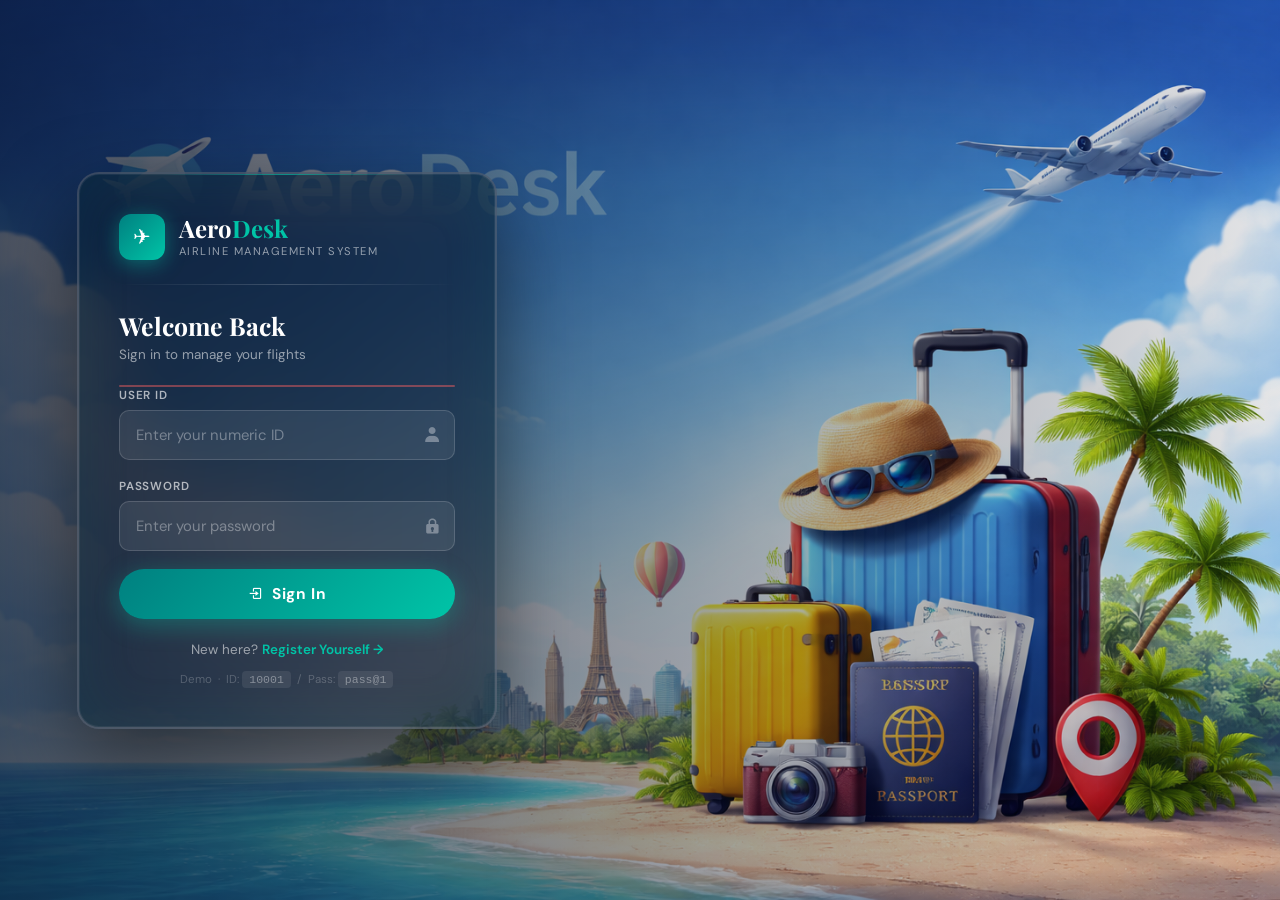
<file: index.html>
<!DOCTYPE html>
<html lang="en">
<head>
  <meta charset="UTF-8"/>
  <meta name="viewport" content="width=device-width, initial-scale=1.0"/>
  <title>AeroDesk – Login</title>
  <link href="https://unpkg.com/boxicons@2.1.4/css/boxicons.min.css" rel="stylesheet"/>
  <!-- US002: External CSS -->
  <link rel="stylesheet" href="style.css"/>
</head>
<body>

  <!-- Full background image layer -->
  <div class="bg-image"></div>
  <!-- Dark gradient overlay -->
  <div class="bg-overlay"></div>

  <!-- Animated floating planes -->
  <div class="particles" aria-hidden="true">
    <span class="p p1">✈</span>
    <span class="p p2">✈</span>
    <span class="p p3">✈</span>
  </div>

  <div class="page-center">
    <div class="login-box fade-up">

      <!-- Brand header -->
      <div class="brand-header">
        <div class="brand-icon-wrap">✈</div>
        <div>
          <h1 class="brand-name">Aero<span>Desk</span></h1>
          <p class="brand-tagline">Airline Management System</p>
        </div>
      </div>

      <div class="form-sep"></div>

      <h2 class="welcome-heading">Welcome Back</h2>
      <p class="welcome-sub">Sign in to manage your flights</p>

      <!-- US003: Error div ABOVE UserID -->
      <div id="errorMsg" class="error-banner"></div>

      <form id="loginForm" novalidate>

        <div class="field-group">
          <label for="userId">User ID</label>
          <div class="input-icon-wrap">
            <input type="text" id="userId" placeholder="Enter your numeric ID" maxlength="5" autocomplete="off"/>
            <!-- US002: bxs-user icon -->
            <i class='bx bxs-user'></i>
          </div>
        </div>

        <div class="field-group">
          <label for="password">Password</label>
          <div class="input-icon-wrap">
            <input type="password" id="password" placeholder="Enter your password" maxlength="30"/>
            <!-- US002: bxs-lock icon -->
            <i class='bx bxs-lock'></i>
          </div>
        </div>

        <!-- US002: hover=black, border-radius=70px -->
        <button type="submit" class="btn-login">
          <i class='bx bx-log-in'></i> Sign In
        </button>

      </form>

      <div class="form-footer">
        New here? <a href="register.html">Register Yourself →</a>
      </div>

      <div class="demo-hint">
        Demo &nbsp;·&nbsp; ID: <code>10001</code> &nbsp;/&nbsp; Pass: <code>pass@1</code>
      </div>

    </div>
  </div>

  <!-- US003: INTERNAL JavaScript -->
  <script>
    const STATIC_USERS = [
      { userId: "10001", password: "pass@1" },
      { userId: "10002", password: "pass@2" },
      { userId: "10003", password: "pass@3" }
    ];

    const form     = document.getElementById("loginForm");
    const uidInput = document.getElementById("userId");
    const pwdInput = document.getElementById("password");
    const errEl    = document.getElementById("errorMsg");

    function showError(msg) {
      errEl.textContent = msg;
      errEl.classList.add("show");
      errEl.classList.add("shake");
      setTimeout(() => errEl.classList.remove("shake"), 500);
    }

    function clearError() {
      errEl.textContent = "";
      errEl.classList.remove("show");
    }

    form.addEventListener("submit", function(e) {
      e.preventDefault();
      clearError();

      const uid = uidInput.value.trim();
      const pwd = pwdInput.value.trim();

      if (!uid && !pwd)                          { showError("Both ID/password not valid"); return; }
      if (!uid)                                  { showError("ID not valid"); return; }
      if (!pwd)                                  { showError("Password not valid"); return; }
      if (!/^\d+$/.test(uid) || uid.length > 5) { showError("ID not valid"); return; }
      if (pwd.length < 6 || pwd.length > 30)    { showError("Password not valid"); return; }

      const idMatch   = STATIC_USERS.find(u => u.userId === uid);
      const fullMatch = STATIC_USERS.find(u => u.userId === uid && u.password === pwd);

      if (!idMatch)        { showError("ID not valid"); }
      else if (!fullMatch) { showError("Password not valid"); }
      else {
        sessionStorage.setItem("loggedInUser", uid);
        sessionStorage.setItem("passengerName", "Passenger_" + uid);
        window.location.href = "home.html";
      }
    });
  </script>

</body>
</html>
</file>
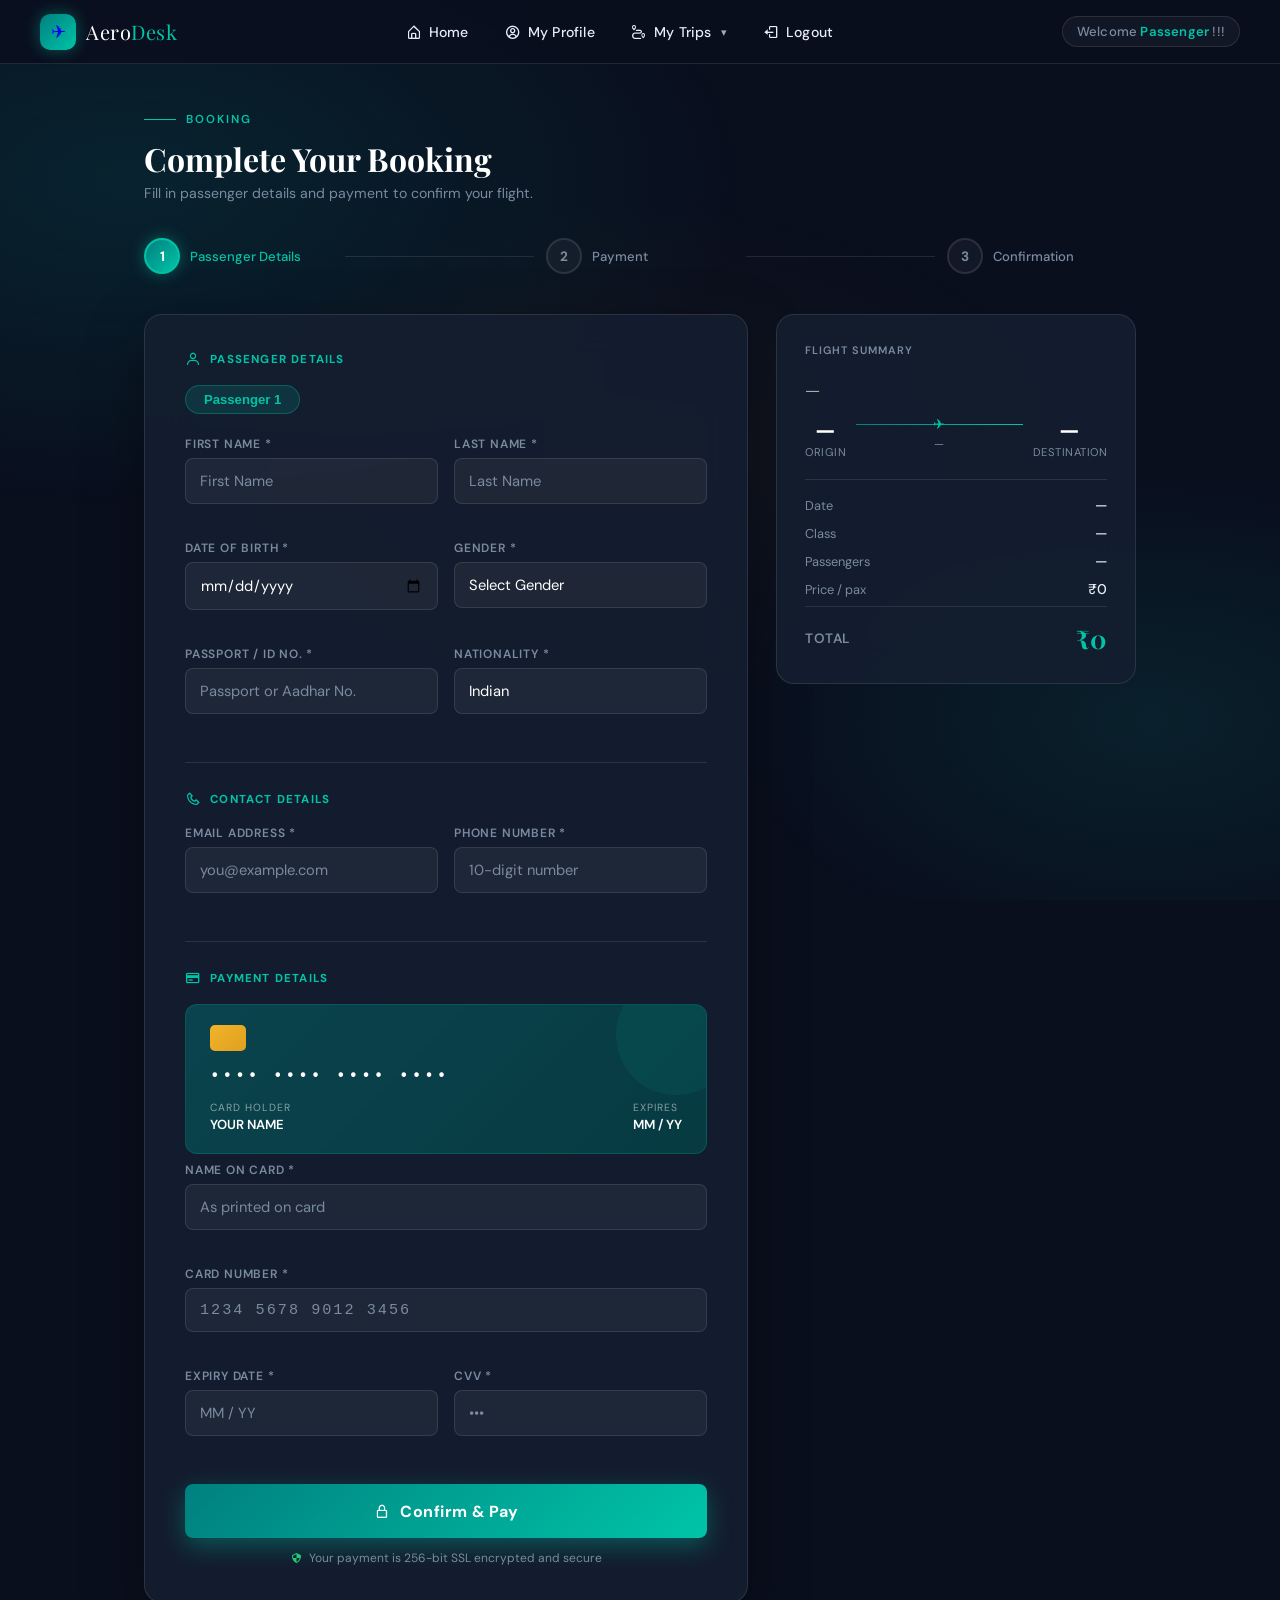
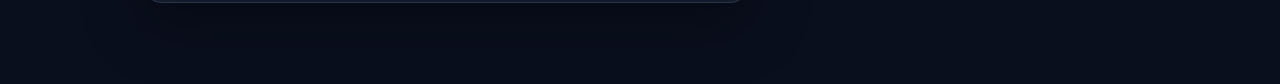
<file: booking.html>
<!DOCTYPE html>
<html lang="en">
<head>
  <meta charset="UTF-8"/>
  <meta name="viewport" content="width=device-width, initial-scale=1.0"/>
  <title>AeroDesk – Book Flight</title>
  <link href="https://unpkg.com/boxicons@2.1.4/css/boxicons.min.css" rel="stylesheet"/>
  <link rel="stylesheet" href="shared.css"/>
  <style>
    .page-wrap {
      max-width: 1040px;
      margin: 0 auto;
      padding: 48px 24px 80px;
      position: relative; z-index: 1;
    }

    .page-eyebrow {
      font-size: 0.72rem;
      font-weight: 600;
      color: var(--teal-bright);
      text-transform: uppercase;
      letter-spacing: 2px;
      margin-bottom: 10px;
      display: flex; align-items: center; gap: 10px;
    }
    .page-eyebrow::before {
      content:''; display:inline-block;
      width:32px; height:1px; background:var(--teal-bright);
    }

    .page-title {
      font-family: 'Playfair Display', serif;
      font-size: 2rem;
      color: var(--white);
      margin-bottom: 4px;
    }

    .page-sub {
      font-size: 0.88rem;
      color: var(--muted);
      margin-bottom: 36px;
    }

    /* Steps indicator */
    .steps {
      display: flex;
      align-items: center;
      gap: 0;
      margin-bottom: 40px;
    }

    .step {
      display: flex;
      align-items: center;
      gap: 10px;
      flex: 1;
    }

    .step-circle {
      width: 36px; height: 36px;
      border-radius: 50%;
      display: flex; align-items: center; justify-content: center;
      font-size: 0.85rem;
      font-weight: 700;
      border: 2px solid var(--glass-border);
      color: var(--muted);
      background: var(--glass-bg);
      flex-shrink: 0;
      transition: all 0.3s;
    }

    .step.active .step-circle {
      background: linear-gradient(135deg, var(--teal), var(--teal-bright));
      border-color: var(--teal-bright);
      color: white;
      box-shadow: 0 0 16px rgba(0,196,167,0.4);
    }

    .step.done .step-circle {
      background: rgba(34,201,122,0.2);
      border-color: var(--success);
      color: var(--success);
    }

    .step-label { font-size: 0.82rem; color: var(--muted); font-weight: 500; }
    .step.active .step-label { color: var(--teal-bright); }
    .step.done .step-label   { color: var(--success); }

    .step-line {
      flex: 1;
      height: 1px;
      background: var(--glass-border);
      margin: 0 12px;
    }

    /* Main layout */
    .booking-layout {
      display: grid;
      grid-template-columns: 1fr 360px;
      gap: 28px;
      align-items: flex-start;
    }

    @media (max-width: 768px) {
      .booking-layout { grid-template-columns: 1fr; }
    }

    /* Flight summary card (right) */
    .summary-card {
      background: rgba(21,30,48,0.9);
      border: 1px solid var(--glass-border);
      border-radius: var(--radius-lg);
      padding: 28px;
      backdrop-filter: blur(20px);
      position: sticky;
      top: 84px;
    }

    .summary-label {
      font-size: 0.68rem;
      font-weight: 600;
      text-transform: uppercase;
      letter-spacing: 1px;
      color: var(--muted);
      margin-bottom: 20px;
    }

    .summary-flight-name {
      font-family: 'Playfair Display', serif;
      font-size: 1.1rem;
      color: var(--white);
      margin-bottom: 16px;
    }

    .summary-route {
      display: flex;
      align-items: center;
      gap: 10px;
      margin-bottom: 20px;
    }

    .summary-city {
      text-align: center;
    }

    .summary-city-name {
      font-size: 1.4rem;
      font-weight: 700;
      color: var(--white);
    }

    .summary-city-label {
      font-size: 0.7rem;
      color: var(--muted);
      text-transform: uppercase;
      letter-spacing: 0.5px;
    }

    .route-divider {
      flex: 1;
      display: flex;
      flex-direction: column;
      align-items: center;
      gap: 4px;
    }

    .route-line {
      width: 100%;
      height: 1px;
      background: linear-gradient(to right, var(--teal), var(--teal-bright));
      position: relative;
    }

    .route-line::after {
      content: '✈';
      position: absolute;
      top: -9px;
      left: 50%;
      transform: translateX(-50%);
      font-size: 0.9rem;
      color: var(--teal-bright);
    }

    .route-time {
      font-size: 0.72rem;
      color: var(--muted);
      margin-top: 8px;
    }

    .summary-details {
      border-top: 1px solid var(--glass-border);
      padding-top: 16px;
      display: flex;
      flex-direction: column;
      gap: 10px;
    }

    .summary-row {
      display: flex;
      justify-content: space-between;
      align-items: center;
    }

    .summary-row-label { font-size: 0.8rem; color: var(--muted); }
    .summary-row-value { font-size: 0.88rem; color: var(--off-white); font-weight: 500; }

    .summary-total {
      border-top: 1px solid var(--glass-border);
      margin-top: 8px;
      padding-top: 14px;
      display: flex;
      justify-content: space-between;
      align-items: center;
    }

    .summary-total-label {
      font-size: 0.85rem;
      color: var(--muted);
      font-weight: 600;
      text-transform: uppercase;
      letter-spacing: 0.5px;
    }

    .summary-total-price {
      font-family: 'Playfair Display', serif;
      font-size: 1.6rem;
      color: var(--teal-bright);
      font-weight: 700;
    }

    /* Booking form card (left) */
    .form-card {
      background: rgba(21,30,48,0.9);
      border: 1px solid var(--glass-border);
      border-radius: var(--radius-lg);
      padding: 36px 40px;
      backdrop-filter: blur(20px);
      box-shadow: 0 20px 60px rgba(0,0,0,0.35);
    }

    .section-heading {
      font-size: 0.72rem;
      font-weight: 700;
      text-transform: uppercase;
      letter-spacing: 1.2px;
      color: var(--teal-bright);
      margin-bottom: 18px;
      display: flex;
      align-items: center;
      gap: 8px;
    }

    .section-heading i { font-size: 1rem; }

    .form-divider {
      border: none;
      border-top: 1px solid var(--glass-border);
      margin: 28px 0;
    }

    .form-grid-2 {
      display: grid;
      grid-template-columns: 1fr 1fr;
      gap: 16px;
    }

    .form-grid-3 {
      display: grid;
      grid-template-columns: 1fr 1fr 1fr;
      gap: 16px;
    }

    .full { grid-column: 1 / -1; }

    /* Passenger tabs (for multiple travellers) */
    .pax-tabs {
      display: flex;
      gap: 8px;
      margin-bottom: 22px;
      flex-wrap: wrap;
    }

    .pax-tab {
      padding: 6px 18px;
      border-radius: 30px;
      font-size: 0.82rem;
      font-weight: 600;
      border: 1px solid var(--glass-border);
      background: var(--glass-bg);
      color: var(--muted);
      cursor: pointer;
      transition: all 0.2s;
    }

    .pax-tab.active {
      background: var(--teal-glow);
      border-color: rgba(0,196,167,0.3);
      color: var(--teal-bright);
    }

    .pax-form { display: none; }
    .pax-form.active { display: block; }

    /* Payment section */
    .payment-grid {
      display: grid;
      grid-template-columns: 1fr 1fr;
      gap: 16px;
    }

    .card-preview {
      grid-column: 1 / -1;
      background: linear-gradient(135deg, rgba(0,128,128,0.4), rgba(0,80,80,0.6));
      border: 1px solid rgba(0,196,167,0.2);
      border-radius: var(--radius-md);
      padding: 20px 24px;
      margin-bottom: 8px;
      position: relative;
      overflow: hidden;
    }

    .card-preview::before {
      content: '';
      position: absolute;
      top: -30px; right: -30px;
      width: 120px; height: 120px;
      border-radius: 50%;
      background: rgba(0,196,167,0.08);
    }

    .card-chip {
      width: 36px; height: 26px;
      background: linear-gradient(135deg, var(--gold), #e0a020);
      border-radius: 5px;
      margin-bottom: 16px;
    }

    .card-number-preview {
      font-size: 1rem;
      font-weight: 600;
      color: var(--white);
      letter-spacing: 3px;
      margin-bottom: 16px;
      font-family: monospace;
    }

    .card-info-row {
      display: flex;
      justify-content: space-between;
    }

    .card-info-label { font-size: 0.65rem; color: rgba(255,255,255,0.5); text-transform: uppercase; letter-spacing: 1px; }
    .card-info-value { font-size: 0.82rem; color: var(--white); font-weight: 600; margin-top: 2px; }

    /* Submit */
    .btn-confirm {
      width: 100%;
      height: 54px;
      background: linear-gradient(135deg, var(--teal), var(--teal-bright));
      color: white;
      font-family: 'DM Sans', sans-serif;
      font-size: 1rem;
      font-weight: 700;
      border: none;
      border-radius: var(--radius-sm);
      cursor: pointer;
      letter-spacing: 0.5px;
      margin-top: 28px;
      transition: filter 0.2s, transform 0.2s, box-shadow 0.2s;
      box-shadow: 0 8px 24px rgba(0,196,167,0.35);
      display: flex; align-items: center; justify-content: center; gap: 10px;
    }

    .btn-confirm:hover {
      filter: brightness(1.1);
      transform: translateY(-2px);
      box-shadow: 0 12px 32px rgba(0,196,167,0.45);
    }

    .secure-note {
      text-align: center;
      margin-top: 12px;
      font-size: 0.75rem;
      color: var(--muted);
      display: flex;
      align-items: center;
      justify-content: center;
      gap: 6px;
    }

    .secure-note i { color: var(--success); }

    /* Card number formatting */
    input[data-card] { letter-spacing: 2px; font-family: monospace; font-size: 0.95rem; }
  </style>
</head>
<body>

<!-- NAVBAR -->
<nav class="navbar">
  <a href="home.html" class="navbar-brand">
    <div class="brand-icon">✈</div>
    <span class="brand-name">Aero<span>Desk</span></span>
  </a>
  <ul class="nav-links">
    <li><a href="home.html"><i class='bx bx-home-alt'></i> Home</a></li>
    <li><a href="profile.html"><i class='bx bx-user-circle'></i> My Profile</a></li>
    <li class="dropdown">
      <a href="#" class="dropdown-toggle"><i class='bx bx-trip'></i> My Trips</a>
      <div class="dropdown-menu">
        <a href="upcoming.html"><i class='bx bx-takeoff'></i> Upcoming</a>
        <a href="cancelled.html"><i class='bx bx-x-circle'></i> Cancelled</a>
        <a href="completed.html"><i class='bx bx-check-circle'></i> Completed</a>
      </div>
    </li>
    <li><a href="index.html" onclick="sessionStorage.clear()"><i class='bx bx-log-out'></i> Logout</a></li>
  </ul>
  <div class="nav-welcome" id="welcomeMsg">Welcome</div>
</nav>

<div class="page-wrap">

  <!-- Header -->
  <p class="page-eyebrow fade-up">Booking</p>
  <h1 class="page-title fade-up">Complete Your Booking</h1>
  <p class="page-sub fade-up">Fill in passenger details and payment to confirm your flight.</p>

  <!-- Steps -->
  <div class="steps fade-up">
    <div class="step active" id="step1">
      <div class="step-circle">1</div>
      <span class="step-label">Passenger Details</span>
    </div>
    <div class="step-line"></div>
    <div class="step" id="step2">
      <div class="step-circle">2</div>
      <span class="step-label">Payment</span>
    </div>
    <div class="step-line"></div>
    <div class="step" id="step3">
      <div class="step-circle">3</div>
      <span class="step-label">Confirmation</span>
    </div>
  </div>

  <div class="booking-layout">

    <!-- LEFT: Form -->
    <div>
      <form id="bookingForm" novalidate>

        <!-- SECTION 1: Passenger Details -->
        <div class="form-card fade-up" id="sectionPassenger">

          <div class="section-heading"><i class='bx bx-user'></i> Passenger Details</div>

          <!-- Passenger tabs (generated dynamically) -->
          <div class="pax-tabs" id="paxTabs"></div>
          <div id="paxForms"></div>

          <hr class="form-divider"/>

          <!-- Contact Details -->
          <div class="section-heading"><i class='bx bx-phone'></i> Contact Details</div>
          <div class="form-grid-2">
            <div class="field-group">
              <label for="contactEmail">Email Address *</label>
              <input type="email" id="contactEmail" placeholder="you@example.com"/>
              <span class="field-error" id="err-contactEmail"></span>
            </div>
            <div class="field-group">
              <label for="contactPhone">Phone Number *</label>
              <input type="text" id="contactPhone" placeholder="10-digit number" maxlength="10"/>
              <span class="field-error" id="err-contactPhone"></span>
            </div>
          </div>

          <hr class="form-divider"/>

          <!-- SECTION 2: Payment -->
          <div class="section-heading"><i class='bx bx-credit-card'></i> Payment Details</div>

          <!-- Live card preview -->
          <div class="card-preview" id="cardPreview">
            <div class="card-chip"></div>
            <div class="card-number-preview" id="previewNumber">•••• •••• •••• ••••</div>
            <div class="card-info-row">
              <div>
                <div class="card-info-label">Card Holder</div>
                <div class="card-info-value" id="previewName">YOUR NAME</div>
              </div>
              <div>
                <div class="card-info-label">Expires</div>
                <div class="card-info-value" id="previewExpiry">MM / YY</div>
              </div>
            </div>
          </div>

          <div class="payment-grid">
            <div class="field-group full">
              <label for="cardName">Name on Card *</label>
              <input type="text" id="cardName" placeholder="As printed on card"/>
              <span class="field-error" id="err-cardName"></span>
            </div>
            <div class="field-group full">
              <label for="cardNumber">Card Number *</label>
              <input type="text" id="cardNumber" data-card placeholder="1234 5678 9012 3456" maxlength="19"/>
              <span class="field-error" id="err-cardNumber"></span>
            </div>
            <div class="field-group">
              <label for="cardExpiry">Expiry Date *</label>
              <input type="text" id="cardExpiry" placeholder="MM / YY" maxlength="7"/>
              <span class="field-error" id="err-cardExpiry"></span>
            </div>
            <div class="field-group">
              <label for="cardCVV">CVV *</label>
              <input type="password" id="cardCVV" placeholder="•••" maxlength="3"/>
              <span class="field-error" id="err-cardCVV"></span>
            </div>
          </div>

          <button type="submit" class="btn-confirm">
            <i class='bx bx-lock-alt'></i> Confirm & Pay
          </button>

          <p class="secure-note">
            <i class='bx bx-shield-quarter'></i>
            Your payment is 256-bit SSL encrypted and secure
          </p>

        </div>

      </form>
    </div>

    <!-- RIGHT: Flight Summary -->
    <div class="summary-card fade-up fade-up-2">
      <div class="summary-label">Flight Summary</div>

      <div class="summary-flight-name" id="sumFlightName">—</div>

      <div class="summary-route">
        <div class="summary-city">
          <div class="summary-city-name" id="sumOrigin">—</div>
          <div class="summary-city-label">Origin</div>
        </div>
        <div class="route-divider">
          <div class="route-line"></div>
          <div class="route-time" id="sumTime">—</div>
        </div>
        <div class="summary-city">
          <div class="summary-city-name" id="sumDest">—</div>
          <div class="summary-city-label">Destination</div>
        </div>
      </div>

      <div class="summary-details">
        <div class="summary-row">
          <span class="summary-row-label">Date</span>
          <span class="summary-row-value" id="sumDate">—</span>
        </div>
        <div class="summary-row">
          <span class="summary-row-label">Class</span>
          <span class="summary-row-value" id="sumClass">—</span>
        </div>
        <div class="summary-row">
          <span class="summary-row-label">Passengers</span>
          <span class="summary-row-value" id="sumPax">—</span>
        </div>
        <div class="summary-row">
          <span class="summary-row-label">Price / pax</span>
          <span class="summary-row-value" id="sumPricePerPax">—</span>
        </div>
      </div>

      <div class="summary-total">
        <span class="summary-total-label">Total</span>
        <span class="summary-total-price" id="sumTotal">—</span>
      </div>
    </div>

  </div>
</div>

<script>
  // ── Load passenger name
  const pName = sessionStorage.getItem("passengerName") || "Passenger";
  document.getElementById("welcomeMsg").innerHTML = "Welcome <strong>" + pName + "</strong> !!!";

  // ── Parse flight data from URL
  const params = new URLSearchParams(window.location.search);
  let flight = {};
  try { flight = JSON.parse(decodeURIComponent(params.get("data") || "{}")); } catch(e) {}

  // ── Populate summary
  document.getElementById("sumFlightName").textContent   = flight.flightName   || "—";
  document.getElementById("sumOrigin").textContent       = flight.origin        || "—";
  document.getElementById("sumDest").textContent         = flight.destination   || "—";
  document.getElementById("sumTime").textContent         = flight.time          || "—";
  document.getElementById("sumDate").textContent         = flight.departure     || "—";
  document.getElementById("sumClass").textContent        = flight.classType     || "—";
  document.getElementById("sumPax").textContent          = flight.travellers    || "—";
  document.getElementById("sumPricePerPax").textContent  = "₹" + (flight.pricePerPax || 0).toLocaleString("en-IN");
  document.getElementById("sumTotal").textContent        = "₹" + (flight.totalPrice  || 0).toLocaleString("en-IN");

  // ── Auto-fill contact from profile
  const profile = JSON.parse(sessionStorage.getItem("passengerData") || "{}");
  if (profile.email) document.getElementById("contactEmail").value = profile.email;
  if (profile.contact) document.getElementById("contactPhone").value = profile.contact;

  // ── Build passenger forms dynamically
  const numPax = parseInt(flight.travellers) || 1;
  const paxTabs  = document.getElementById("paxTabs");
  const paxForms = document.getElementById("paxForms");

  for (let i = 1; i <= numPax; i++) {
    // Tab
    const tab = document.createElement("button");
    tab.type = "button";
    tab.className = "pax-tab" + (i === 1 ? " active" : "");
    tab.textContent = "Passenger " + i;
    tab.dataset.pax = i;
    tab.onclick = () => switchPax(i);
    paxTabs.appendChild(tab);

    // Form
    const div = document.createElement("div");
    div.className = "pax-form" + (i === 1 ? " active" : "");
    div.id = "paxForm" + i;
    div.innerHTML = `
      <div class="form-grid-2" style="margin-bottom:0">
        <div class="field-group">
          <label>First Name *</label>
          <input type="text" id="pax${i}_firstName" placeholder="First Name" maxlength="50"
            ${i===1 && profile.firstName ? 'value="'+profile.firstName+'"' : ''}/>
          <span class="field-error" id="err-pax${i}_firstName"></span>
        </div>
        <div class="field-group">
          <label>Last Name *</label>
          <input type="text" id="pax${i}_lastName" placeholder="Last Name" maxlength="50"
            ${i===1 && profile.lastName ? 'value="'+profile.lastName+'"' : ''}/>
          <span class="field-error" id="err-pax${i}_lastName"></span>
        </div>
        <div class="field-group">
          <label>Date of Birth *</label>
          <input type="date" id="pax${i}_dob"/>
          <span class="field-error" id="err-pax${i}_dob"></span>
        </div>
        <div class="field-group">
          <label>Gender *</label>
          <select id="pax${i}_gender">
            <option value="">Select Gender</option>
            <option>Male</option>
            <option>Female</option>
            <option>Other</option>
          </select>
          <span class="field-error" id="err-pax${i}_gender"></span>
        </div>
        <div class="field-group">
          <label>Passport / ID No. *</label>
          <input type="text" id="pax${i}_passport" placeholder="Passport or Aadhar No."/>
          <span class="field-error" id="err-pax${i}_passport"></span>
        </div>
        <div class="field-group">
          <label>Nationality *</label>
          <select id="pax${i}_nationality">
            <option value="">Select Nationality</option>
            <option selected>Indian</option>
            <option>American</option><option>British</option>
            <option>Canadian</option><option>Australian</option><option>Other</option>
          </select>
          <span class="field-error" id="err-pax${i}_nationality"></span>
        </div>
      </div>`;
    paxForms.appendChild(div);
  }

  function switchPax(n) {
    document.querySelectorAll(".pax-tab").forEach(t => t.classList.toggle("active", parseInt(t.dataset.pax) === n));
    document.querySelectorAll(".pax-form").forEach(f => f.classList.toggle("active", f.id === "paxForm" + n));
  }

  // ── Live card preview
  document.getElementById("cardNumber").addEventListener("input", function() {
    let v = this.value.replace(/\D/g,"").substring(0,16);
    let fmt = v.match(/.{1,4}/g)?.join(" ") || "";
    this.value = fmt;
    const masked = (fmt + " •••• •••• •••• ••••").substring(0, 19);
    document.getElementById("previewNumber").textContent =
      fmt ? fmt.padEnd(19,"•").replace(/[0-9]/g,(d,i) => i < fmt.length - 4 ? "•" : d) : "•••• •••• •••• ••••";
    document.getElementById("previewNumber").textContent = fmt || "•••• •••• •••• ••••";
  });

  document.getElementById("cardName").addEventListener("input", function() {
    document.getElementById("previewName").textContent = this.value.toUpperCase() || "YOUR NAME";
  });

  document.getElementById("cardExpiry").addEventListener("input", function() {
    let v = this.value.replace(/\D/g,"").substring(0,4);
    if (v.length >= 2) v = v.substring(0,2) + " / " + v.substring(2);
    this.value = v;
    document.getElementById("previewExpiry").textContent = v || "MM / YY";
  });

  // ── Validation helpers
  function setErr(id, msg) {
    const el = document.getElementById("err-" + id);
    if (el) el.textContent = msg;
  }

  function clearAllErr() {
    document.querySelectorAll(".field-error").forEach(el => el.textContent = "");
  }

  // ── Form submit
  document.getElementById("bookingForm").addEventListener("submit", function(e) {
    e.preventDefault();
    clearAllErr();
    let ok = true;

    // Validate all passengers
    const passengers = [];
    for (let i = 1; i <= numPax; i++) {
      const fn  = document.getElementById("pax"+i+"_firstName")?.value.trim();
      const ln  = document.getElementById("pax"+i+"_lastName")?.value.trim();
      const dob = document.getElementById("pax"+i+"_dob")?.value;
      const gnd = document.getElementById("pax"+i+"_gender")?.value;
      const pp  = document.getElementById("pax"+i+"_passport")?.value.trim();
      const nat = document.getElementById("pax"+i+"_nationality")?.value;

      if (!fn)  { setErr("pax"+i+"_firstName",  "Required"); ok = false; switchPax(i); }
      if (!ln)  { setErr("pax"+i+"_lastName",   "Required"); ok = false; switchPax(i); }
      if (!dob) { setErr("pax"+i+"_dob",        "Required"); ok = false; switchPax(i); }
      if (!gnd) { setErr("pax"+i+"_gender",     "Required"); ok = false; switchPax(i); }
      if (!pp)  { setErr("pax"+i+"_passport",   "Required"); ok = false; switchPax(i); }
      if (!nat) { setErr("pax"+i+"_nationality","Required"); ok = false; switchPax(i); }

      passengers.push({ firstName:fn, lastName:ln, dob, gender:gnd, passport:pp, nationality:nat });
    }

    // Contact
    const email = document.getElementById("contactEmail").value.trim();
    const phone = document.getElementById("contactPhone").value.trim();
    if (!email || !/^[^\s@]+@[^\s@]+\.[^\s@]+$/.test(email)) {
      setErr("contactEmail", "Enter a valid email"); ok = false;
    }
    if (!phone || !/^\d{10}$/.test(phone)) {
      setErr("contactPhone", "Enter a valid 10-digit number"); ok = false;
    }

    // Payment
    const cardName   = document.getElementById("cardName").value.trim();
    const cardNumber = document.getElementById("cardNumber").value.replace(/\s/g,"");
    const cardExpiry = document.getElementById("cardExpiry").value.trim();
    const cardCVV    = document.getElementById("cardCVV").value.trim();

    if (!cardName)               { setErr("cardName",   "Name is required"); ok = false; }
    if (cardNumber.length !== 16){ setErr("cardNumber", "Enter a valid 16-digit card number"); ok = false; }
    if (!/^\d{2}\s\/\s\d{2}$/.test(cardExpiry)) {
      setErr("cardExpiry", "Enter expiry as MM / YY"); ok = false;
    }
    if (!/^\d{3}$/.test(cardCVV)){ setErr("cardCVV", "Enter a valid 3-digit CVV"); ok = false; }

    if (!ok) return;

    // All valid — save booking and go to confirmation
    const bookingRef = "AD" + Math.floor(100000 + Math.random() * 900000);
    const booking = {
      ref: bookingRef,
      flight,
      passengers,
      contact: { email, phone },
      payment: { cardName, last4: cardNumber.slice(-4) },
      bookedOn: new Date().toLocaleDateString("en-IN")
    };

    sessionStorage.setItem("lastBooking", JSON.stringify(booking));

    // Animate button
    const btn = document.querySelector(".btn-confirm");
    btn.innerHTML = '<i class="bx bx-loader-alt bx-spin"></i> Processing...';
    btn.disabled = true;

    setTimeout(() => {
      window.location.href = "confirmation.html";
    }, 1800);
  });
</script>

</body>
</html>
</file>
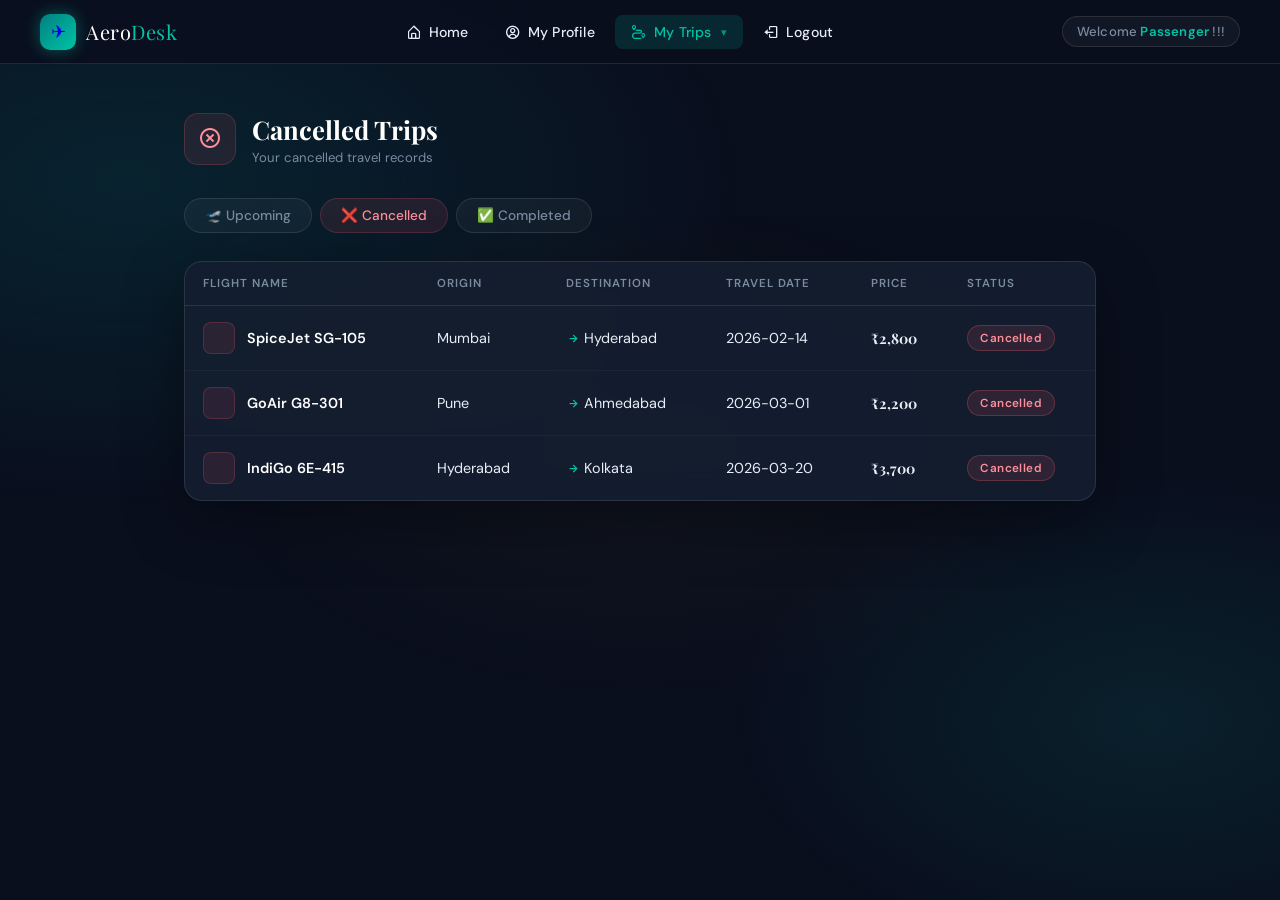
<file: cancelled.html>
<!DOCTYPE html>
<html lang="en">
<head>
  <meta charset="UTF-8"/>
  <meta name="viewport" content="width=device-width, initial-scale=1.0"/>
  <title>AeroDesk – Cancelled Trips</title>
  <link href="https://unpkg.com/boxicons@2.1.4/css/boxicons.min.css" rel="stylesheet"/>
  <link rel="stylesheet" href="shared.css"/>
  <style>
    .trips-wrap {
      max-width: 960px;
      margin: 0 auto;
      padding: 48px 24px 64px;
      position: relative; z-index:1;
    }

    .trips-header {
      display: flex;
      align-items: center;
      gap: 16px;
      margin-bottom: 32px;
    }

    .trips-icon {
      width: 52px; height: 52px;
      background: rgba(255,92,106,0.10);
      border: 1px solid rgba(255,92,106,0.2);
      border-radius: 14px;
      display: flex; align-items: center; justify-content: center;
      font-size: 1.5rem;
      color: #ff8f99;
    }

    .trips-header h2 {
      font-family: 'Playfair Display', serif;
      font-size: 1.6rem;
      color: var(--white);
      margin-bottom: 3px;
    }

    .trips-header p {
      font-size: 0.82rem;
      color: var(--muted);
    }

    /* Sub-nav for trip types */
    .trips-subnav {
      display: flex;
      gap: 8px;
      margin-bottom: 28px;
    }

    .trips-subnav a {
      text-decoration: none;
      padding: 8px 20px;
      border-radius: 30px;
      font-size: 0.85rem;
      font-weight: 500;
      color: var(--muted);
      border: 1px solid var(--glass-border);
      background: var(--glass-bg);
      transition: background 0.2s, color 0.2s, border-color 0.2s;
    }

    .trips-subnav a:hover {
      color: var(--white);
      border-color: rgba(255,255,255,0.2);
    }

    .trips-subnav a.active {
      background: rgba(255,92,106,0.10);
      color: #ff8f99;
      border-color: rgba(255,92,106,0.2);
    }

    .table-wrap {
      background: rgba(21,30,48,0.9);
      border: 1px solid var(--glass-border);
      border-radius: var(--radius-lg);
      overflow: hidden;
      backdrop-filter: blur(16px);
      box-shadow: 0 20px 60px rgba(0,0,0,0.35);
    }

    .airline-dot {
      width: 32px; height: 32px;
      background: rgba(255,92,106,0.10);
      border: 1px solid rgba(255,92,106,0.2);
      border-radius: 8px;
      display: flex; align-items: center; justify-content: center;
      color: #ff8f99;
      font-size: 0.9rem;
      flex-shrink: 0;
    }

    .fw { font-weight: 600; color: var(--white); }

    .price-cell {
      font-family: 'Playfair Display', serif;
      font-size: 1rem;
      color: #ff8f99;
      font-weight: 700;
    }
  </style>
</head>
<body>

<nav class="navbar">
  <a href="home.html" class="navbar-brand">
    <div class="brand-icon">✈</div>
    <span class="brand-name">Aero<span>Desk</span></span>
  </a>
  <ul class="nav-links">
    <li><a href="home.html"><i class='bx bx-home-alt'></i> Home</a></li>
    <li><a href="profile.html"><i class='bx bx-user-circle'></i> My Profile</a></li>
    <li class="dropdown">
      <a href="#" class="dropdown-toggle active"><i class='bx bx-trip'></i> My Trips</a>
      <div class="dropdown-menu">
        <a href="upcoming.html"><i class='bx bx-takeoff'></i> Upcoming</a>
        <a href="cancelled.html"><i class='bx bx-x-circle'></i> Cancelled</a>
        <a href="completed.html"><i class='bx bx-check-circle'></i> Completed</a>
      </div>
    </li>
    <li><a href="index.html" onclick="sessionStorage.clear()"><i class='bx bx-log-out'></i> Logout</a></li>
  </ul>
  <div class="nav-welcome" id="welcomeMsg">Welcome</div>
</nav>

<div class="trips-wrap">

  <div class="trips-header fade-up">
    <div class="trips-icon"><i class='bx bx-x-circle'></i></div>
    <div>
      <h2>Cancelled Trips</h2>
      <p>Your cancelled travel records</p>
    </div>
  </div>

  <!-- Sub-navigation for trips (US007: 3 links) -->
  <div class="trips-subnav fade-up fade-up-1">
    <a href="upcoming.html" class="">🛫 Upcoming</a>
    <a href="cancelled.html" class="active">❌ Cancelled</a>
    <a href="completed.html" class="">✅ Completed</a>
  </div>

  <!-- Table (US007: FlightName, Origin, Destination, TravelDate, Price) -->
  <div class="table-wrap fade-up fade-up-2">
    <table class="data-table">
      <thead>
        <tr>
          <th>Flight Name</th>
          <th>Origin</th>
          <th>Destination</th>
          <th>Travel Date</th>
          <th>Price</th>
          <th>Status</th>
        </tr>
      </thead>
      <tbody>
        <tr>
          <td>
            <div style="display:flex;align-items:center;gap:12px;">
              <div class="airline-dot"><i class='bx bx-plane-alt'></i></div>
              <span class="fw">SpiceJet SG-105</span>
            </div>
          </td>
          <td>Mumbai</td>
          <td><i class='bx bx-right-arrow-alt' style="color:var(--teal-bright);vertical-align:middle;margin-right:4px;"></i>Hyderabad</td>
          <td>2026-02-14</td>
          <td class="price-cell">₹2,800</td>
          <td><span class="badge badge-cancelled">Cancelled</span></td>
        </tr>
        <tr>
          <td>
            <div style="display:flex;align-items:center;gap:12px;">
              <div class="airline-dot"><i class='bx bx-plane-alt'></i></div>
              <span class="fw">GoAir G8-301</span>
            </div>
          </td>
          <td>Pune</td>
          <td><i class='bx bx-right-arrow-alt' style="color:var(--teal-bright);vertical-align:middle;margin-right:4px;"></i>Ahmedabad</td>
          <td>2026-03-01</td>
          <td class="price-cell">₹2,200</td>
          <td><span class="badge badge-cancelled">Cancelled</span></td>
        </tr>
        <tr>
          <td>
            <div style="display:flex;align-items:center;gap:12px;">
              <div class="airline-dot"><i class='bx bx-plane-alt'></i></div>
              <span class="fw">IndiGo 6E-415</span>
            </div>
          </td>
          <td>Hyderabad</td>
          <td><i class='bx bx-right-arrow-alt' style="color:var(--teal-bright);vertical-align:middle;margin-right:4px;"></i>Kolkata</td>
          <td>2026-03-20</td>
          <td class="price-cell">₹3,700</td>
          <td><span class="badge badge-cancelled">Cancelled</span></td>
        </tr>
      </tbody>
    </table>
  </div>

</div>

<script>
  const name = sessionStorage.getItem("passengerName") || "Passenger";
  document.getElementById("welcomeMsg").innerHTML = "Welcome <strong>" + name + "</strong> !!!";
</script>
</body>
</html>
</file>
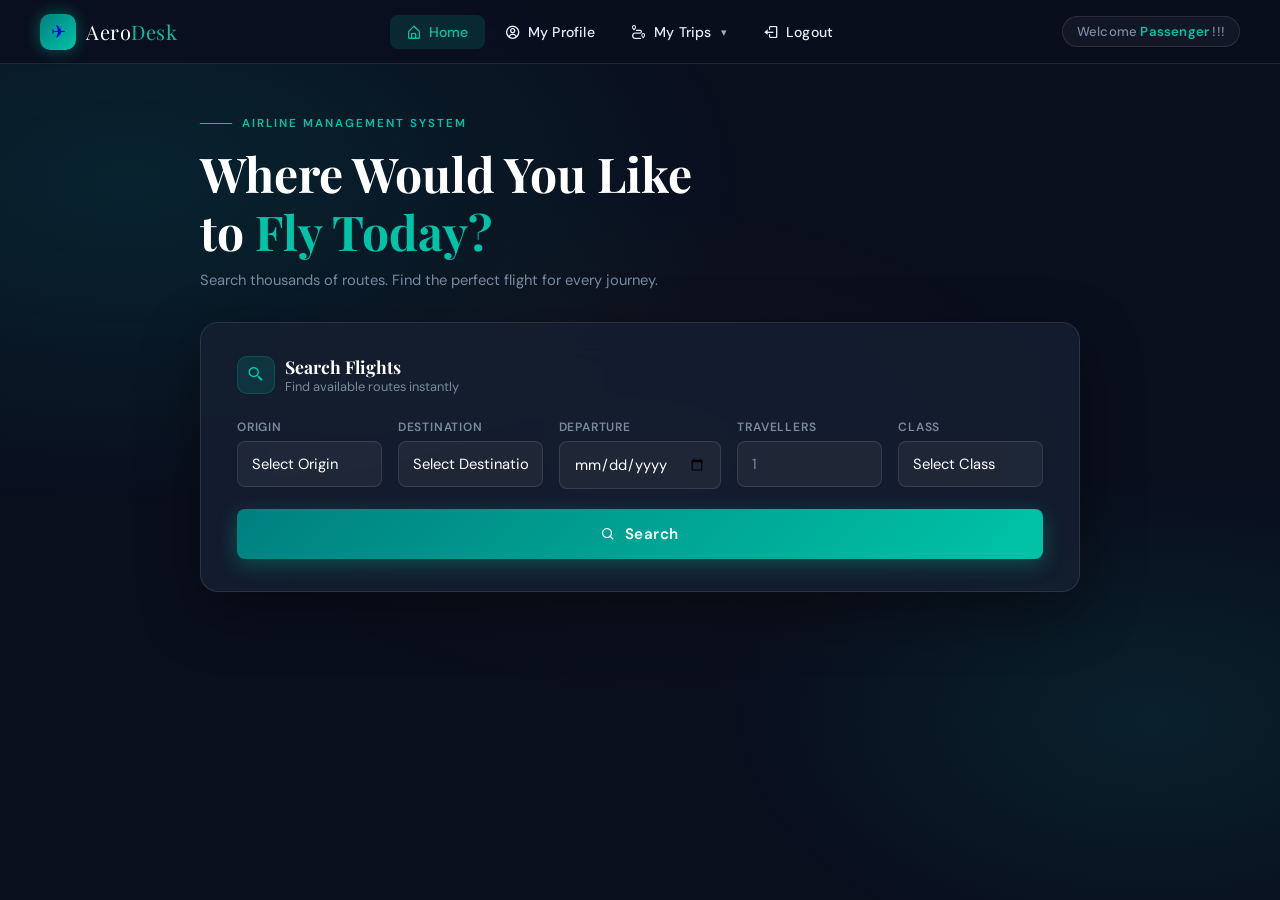
<file: home.html>
<!DOCTYPE html>
<html lang="en">
<head>
  <meta charset="UTF-8"/>
  <meta name="viewport" content="width=device-width, initial-scale=1.0"/>
  <title>AeroDesk – Home</title>
  <link href="https://unpkg.com/boxicons@2.1.4/css/boxicons.min.css" rel="stylesheet"/>
  <link rel="stylesheet" href="shared.css"/>
  <style>
    /* ── HERO ── */
    .hero {
      padding: 52px 40px 32px;
      max-width: 960px;
      margin: 0 auto;
      position: relative; z-index:1;
    }

    .hero-eyebrow {
      font-size: 0.72rem;
      font-weight: 600;
      color: var(--teal-bright);
      text-transform: uppercase;
      letter-spacing: 2px;
      margin-bottom: 14px;
      display: flex;
      align-items: center;
      gap: 10px;
    }

    .hero-eyebrow::before {
      content: '';
      display: inline-block;
      width: 32px; height: 1px;
      background: var(--teal-bright);
    }

    .hero-title {
      font-family: 'Playfair Display', serif;
      font-size: clamp(2rem, 4vw, 3rem);
      font-weight: 700;
      color: var(--white);
      line-height: 1.2;
      margin-bottom: 10px;
    }

    .hero-title em {
      font-style: normal;
      color: var(--teal-bright);
    }

    .hero-sub {
      font-size: 0.92rem;
      color: var(--muted);
      max-width: 480px;
    }

    /* ── SEARCH CARD ── */
    .search-card {
      max-width: 960px;
      margin: 0 auto 48px;
      padding: 0 40px;
      position: relative; z-index:1;
    }

    .search-inner {
      background: rgba(21,30,48,0.9);
      border: 1px solid var(--glass-border);
      border-radius: var(--radius-lg);
      padding: 32px 36px;
      backdrop-filter: blur(20px);
      box-shadow: 0 20px 60px rgba(0,0,0,0.4);
    }

    .search-header {
      display: flex;
      align-items: center;
      gap: 10px;
      margin-bottom: 24px;
    }

    .search-header-icon {
      width: 38px; height: 38px;
      background: var(--teal-glow);
      border: 1px solid rgba(0,196,167,0.2);
      border-radius: 10px;
      display: flex; align-items: center; justify-content: center;
      color: var(--teal-bright);
      font-size: 1.1rem;
    }

    .search-header h3 {
      font-family: 'Playfair Display', serif;
      font-size: 1.1rem;
      color: var(--white);
    }

    .search-header p { font-size: 0.8rem; color: var(--muted); }

    /* 5-field grid */
    .form-grid {
      display: grid;
      grid-template-columns: repeat(5, 1fr);
      gap: 16px;
      margin-bottom: 20px;
    }

    @media (max-width: 768px) {
      .form-grid { grid-template-columns: 1fr 1fr; }
    }

    /* US007: Search button */
    .btn-search {
      width: 100%;
      height: 50px;
      background: linear-gradient(135deg, var(--teal), var(--teal-bright));
      color: white;
      font-family: 'DM Sans', sans-serif;
      font-size: 0.95rem;
      font-weight: 600;
      border: none;
      border-radius: var(--radius-sm);
      cursor: pointer;
      letter-spacing: 0.5px;
      transition: filter 0.2s, transform 0.2s, box-shadow 0.2s;
      box-shadow: 0 6px 20px rgba(0,196,167,0.3);
      display: flex; align-items: center; justify-content: center; gap: 8px;
    }

    .btn-search:hover {
      filter: brightness(1.1);
      transform: translateY(-2px);
      box-shadow: 0 10px 28px rgba(0,196,167,0.4);
    }

    /* ── RESULTS ── */
    .results-section {
      max-width: 960px;
      margin: 0 auto 60px;
      padding: 0 40px;
      position: relative; z-index:1;
      display: none;
    }

    .results-label {
      font-size: 0.72rem;
      font-weight: 600;
      color: var(--muted);
      text-transform: uppercase;
      letter-spacing: 1px;
      margin-bottom: 16px;
    }

    .flight-card {
      background: rgba(21,30,48,0.85);
      border: 1px solid var(--glass-border);
      border-radius: var(--radius-md);
      padding: 20px 24px;
      margin-bottom: 12px;
      display: flex;
      align-items: center;
      justify-content: space-between;
      backdrop-filter: blur(12px);
      transition: border-color 0.2s, transform 0.2s;
    }

    .flight-card:hover {
      border-color: rgba(0,196,167,0.3);
      transform: translateX(4px);
    }

    .flight-airline { display: flex; align-items: center; gap: 14px; }

    .airline-badge {
      width: 42px; height: 42px;
      background: var(--teal-glow);
      border: 1px solid rgba(0,196,167,0.2);
      border-radius: 10px;
      display: flex; align-items: center; justify-content: center;
      font-size: 1.2rem;
      color: var(--teal-bright);
      flex-shrink: 0;
    }

    .flight-name { font-weight: 600; font-size: 0.95rem; color: var(--white); }
    .flight-meta { font-size: 0.8rem; color: var(--muted); margin-top: 3px; }

    .flight-route {
      display: flex;
      align-items: center;
      gap: 12px;
      font-size: 0.9rem;
    }

    .route-city { font-weight: 600; color: var(--white); }
    .route-arrow { color: var(--teal-bright); font-size: 1rem; }

    .flight-price { font-family: 'Playfair Display', serif; font-size: 1.3rem; color: var(--teal-bright); font-weight: 700; }
    .price-label  { font-size: 0.72rem; color: var(--muted); text-align: right; }

    .btn-book {
      background: var(--teal-glow);
      color: var(--teal-bright);
      border: 1px solid rgba(0,196,167,0.25);
      border-radius: var(--radius-sm);
      padding: 10px 22px;
      font-family: 'DM Sans', sans-serif;
      font-size: 0.85rem;
      font-weight: 600;
      cursor: pointer;
      transition: background 0.2s, color 0.2s;
    }

    .btn-book:hover {
      background: var(--teal-bright);
      color: var(--navy);
    }

    .no-flights {
      text-align: center;
      padding: 48px 0;
      color: var(--muted);
      font-size: 0.9rem;
    }

    .no-flights i { font-size: 2.5rem; display: block; margin-bottom: 10px; color: rgba(122,139,160,0.4); }
  </style>
</head>
<body>

<!-- NAVBAR (US007) -->
<nav class="navbar">
  <a href="home.html" class="navbar-brand">
    <div class="brand-icon">✈</div>
    <span class="brand-name">Aero<span>Desk</span></span>
  </a>

  <ul class="nav-links">
    <li><a href="home.html" class="active"><i class='bx bx-home-alt'></i> Home</a></li>
    <li><a href="profile.html"><i class='bx bx-user-circle'></i> My Profile</a></li>
    <li class="dropdown">
      <a href="#" class="dropdown-toggle"><i class='bx bx-trip'></i> My Trips</a>
      <div class="dropdown-menu">
        <a href="upcoming.html"><i class='bx bx-takeoff'></i> Upcoming</a>
        <a href="cancelled.html"><i class='bx bx-x-circle'></i> Cancelled</a>
        <a href="completed.html"><i class='bx bx-check-circle'></i> Completed</a>
      </div>
    </li>
    <li><a href="index.html" onclick="sessionStorage.clear()"><i class='bx bx-log-out'></i> Logout</a></li>
  </ul>

  <!-- US007: Welcome header in right corner -->
  <div class="nav-welcome" id="welcomeMsg">Welcome</div>
</nav>

<!-- HERO (US007: Title for the application) -->
<div class="hero fade-up">
  <p class="hero-eyebrow">Airline Management System</p>
  <h1 class="hero-title">Where Would You Like<br>to <em>Fly Today?</em></h1>
  <p class="hero-sub">Search thousands of routes. Find the perfect flight for every journey.</p>
</div>

<!-- SEARCH FORM (US007) -->
<div class="search-card fade-up fade-up-2">
  <div class="search-inner">
    <div class="search-header">
      <div class="search-header-icon"><i class='bx bx-search-alt-2'></i></div>
      <div>
        <h3>Search Flights</h3>
        <p>Find available routes instantly</p>
      </div>
    </div>

    <form id="searchForm" onsubmit="searchFlights(event)">
      <div class="form-grid">

        <!-- US007: Origin select box -->
        <div class="field-group">
          <label for="origin">Origin</label>
          <select id="origin" required>
            <option value="">Select Origin</option>
            <option>Chennai</option><option>Mumbai</option><option>Delhi</option>
            <option>Bangalore</option><option>Hyderabad</option><option>Kolkata</option>
            <option>Pune</option><option>Ahmedabad</option>
          </select>
        </div>

        <!-- US007: Destination select box -->
        <div class="field-group">
          <label for="destination">Destination</label>
          <select id="destination" required>
            <option value="">Select Destination</option>
            <option>Chennai</option><option>Mumbai</option><option>Delhi</option>
            <option>Bangalore</option><option>Hyderabad</option><option>Kolkata</option>
            <option>Pune</option><option>Ahmedabad</option>
          </select>
        </div>

        <!-- US007: Departure date -->
        <div class="field-group">
          <label for="departure">Departure</label>
          <input type="date" id="departure" required/>
        </div>

        <!-- US007: No of Travellers -->
        <div class="field-group">
          <label for="travellers">Travellers</label>
          <input type="number" id="travellers" min="1" max="9" placeholder="1" required/>
        </div>

        <!-- US007: Class select box -->
        <div class="field-group">
          <label for="class">Class</label>
          <select id="class" required>
            <option value="">Select Class</option>
            <option>Economy</option>
            <option>Executive</option>
            <option>Business</option>
          </select>
        </div>

      </div>

      <!-- US007: Submit button named "Search" -->
      <button type="submit" class="btn-search">
        <i class='bx bx-search'></i> Search
      </button>
    </form>
  </div>
</div>

<!-- RESULTS -->
<div class="results-section" id="searchResults">
  <p class="results-label" id="resultsLabel">Available Flights</p>
  <div id="flightList"></div>
</div>

<script>
  // US007: Welcome header right corner
  const pName = sessionStorage.getItem("passengerName") || "Passenger";
  document.getElementById("welcomeMsg").innerHTML =
    "Welcome <strong>" + pName + "</strong> !!!";

  const CITIES = ["Chennai","Mumbai","Delhi","Bangalore","Hyderabad","Kolkata","Pune","Ahmedabad"];
  const AIRLINES = ["IndiGo","Air India","SpiceJet","Vistara","GoAir","AkasaAir"];
  const TIMES = ["06:00","07:30","09:15","10:45","12:00","13:30","15:00","16:45","18:20","20:00"];

  // Generate flights for every city pair so no route ever shows 0
  const FLIGHTS = [];
  let counter = 100;
  CITIES.forEach(origin => {
    CITIES.forEach(dest => {
      if (origin === dest) return;
      const airline = AIRLINES[counter % AIRLINES.length];
      const code = ["6E","AI","SG","UK","G8","QP"][counter % 6];
      const time = TIMES[counter % TIMES.length];
      const price = 1500 + (counter % 12) * 350;
      FLIGHTS.push({ name: airline + " " + code + "-" + (counter), origin, destination: dest, time, price });
      counter++;
    });
  });

  function searchFlights(e) {
    e.preventDefault();
    const origin      = document.getElementById("origin").value;
    const destination = document.getElementById("destination").value;
    const departure   = document.getElementById("departure").value;
    const travellers  = parseInt(document.getElementById("travellers").value) || 1;
    const cls         = document.getElementById("class").value;

    if (!origin || !destination || !departure || !cls) {
      alert("Please fill all search fields.");
      return;
    }

    const results = FLIGHTS.filter(f => f.origin === origin && f.destination === destination);
    const list    = document.getElementById("flightList");
    list.innerHTML = "";

    document.getElementById("searchResults").style.display = "block";
    document.getElementById("resultsLabel").textContent =
      results.length + " flight" + (results.length !== 1 ? "s" : "") + " found — " + origin + " → " + destination;

    if (results.length === 0) {
      list.innerHTML = `<div class="no-flights"><i class='bx bx-plane-alt'></i>No flights found for this route.</div>`;
      return;
    }

    results.forEach(f => {
      const total = f.price * travellers;
      const totalFmt = "₹" + total.toLocaleString("en-IN");
      // Store flight info and redirect to booking page on click
      const bookingData = encodeURIComponent(JSON.stringify({
        flightName: f.name,
        origin: f.origin,
        destination: f.destination,
        departure,
        time: f.time,
        classType: cls,
        travellers,
        pricePerPax: f.price,
        totalPrice: total
      }));
      list.innerHTML += `
        <div class="flight-card fade-up">
          <div class="flight-airline">
            <div class="airline-badge">✈</div>
            <div>
              <div class="flight-name">${f.name}</div>
              <div class="flight-meta">${f.time} &nbsp;·&nbsp; ${cls} &nbsp;·&nbsp; ${travellers} pax &nbsp;·&nbsp; ${departure}</div>
            </div>
          </div>
          <div class="flight-route">
            <span class="route-city">${f.origin}</span>
            <span class="route-arrow"><i class='bx bx-right-arrow-alt'></i></span>
            <span class="route-city">${f.destination}</span>
          </div>
          <div style="text-align:right;">
            <div class="price-label">Total for ${travellers} pax</div>
            <div class="flight-price">${totalFmt}</div>
          </div>
          <button class="btn-book" onclick="window.location.href='booking.html?data=${bookingData}'">Book Now</button>
        </div>`;
    });
  }
</script>

</body>
</html>
</file>
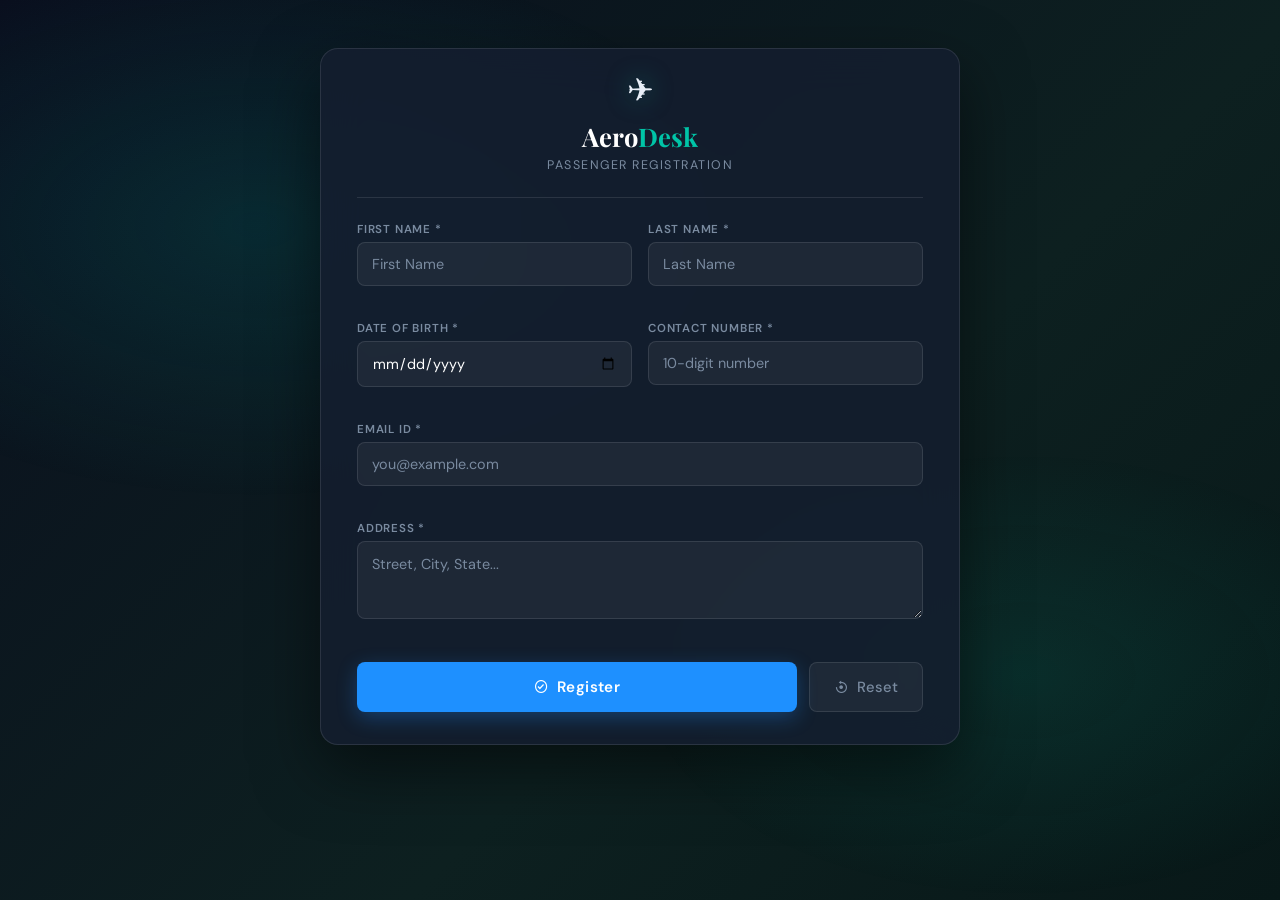
<file: register.html>
<!DOCTYPE html>
<html lang="en">
<head>
  <meta charset="UTF-8"/>
  <meta name="viewport" content="width=device-width, initial-scale=1.0"/>
  <title>AeroDesk – Register</title>
  <link href="https://unpkg.com/boxicons@2.1.4/css/boxicons.min.css" rel="stylesheet"/>

  <!-- US005: Internal CSS -->
  <style>
    @import url('https://fonts.googleapis.com/css2?family=Playfair+Display:wght@600;700&family=DM+Sans:wght@300;400;500;600&display=swap');

    :root {
      --navy:        #0a0f1e;
      --teal:        #008080;
      --teal-bright: #00c4a7;
      --teal-glow:   rgba(0,196,167,0.12);
      --white:       #ffffff;
      --off-white:   #e8eef7;
      --muted:       #7a8ba0;
      --danger:      #ff5c6a;
      --success:     #22c97a;
      --glass-bg:    rgba(255,255,255,0.04);
      --glass-border:rgba(255,255,255,0.10);
      --shadow-card: 0 24px 64px rgba(0,0,0,0.5);
      --radius-lg:   18px;
      --radius-md:   12px;
      --radius-sm:   8px;
    }

    *, *::before, *::after { margin:0; padding:0; box-sizing:border-box; }

    /* US005: background-color = teal */
    body {
      font-family: 'DM Sans', sans-serif;
      background-color: teal; /* US005 */
      background: linear-gradient(135deg, #0a0f1e 0%, #0d2020 60%, #081818 100%);
      color: var(--white);
      min-height: 100vh;
      display: flex;          /* US005: align center */
      align-items: flex-start;
      justify-content: center;
      padding: 48px 20px;
    }

    body::before {
      content: '';
      position: fixed; inset: 0;
      background:
        radial-gradient(ellipse 70% 55% at 20% 25%, rgba(0,128,128,0.2) 0%, transparent 55%),
        radial-gradient(ellipse 55% 45% at 80% 75%, rgba(0,196,167,0.1) 0%, transparent 55%);
      pointer-events: none; z-index: 0;
    }

    /* US005: div – font-color black → we use off-white for dark theme readability
       font-face Arial → DM Sans (modern equivalent)
       background-color Gray94 → dark glass card
       border-radius, box-shadow, padding 20px */
    .card {
      position: relative; z-index: 1;
      width: 100%; max-width: 640px;
      background: rgba(21,30,48,0.85); /* dark equivalent of Gray94 */
      border: 1px solid var(--glass-border);
      border-radius: var(--radius-lg); /* US005: border-radius */
      box-shadow: var(--shadow-card);  /* US005: box-shadow */
      backdrop-filter: blur(20px);
      padding: 20px 36px 32px; /* US005: padding 20px */
      animation: fadeUp 0.6s cubic-bezier(0.22,1,0.36,1) both;
      color: var(--off-white); /* US005: font-color (adapted for dark bg) */
      font-family: 'DM Sans', sans-serif; /* US005: font-face */
    }

    @keyframes fadeUp {
      from { opacity:0; transform:translateY(28px); }
      to   { opacity:1; transform:translateY(0); }
    }

    /* Card header */
    .card-header {
      text-align: center;
      padding-bottom: 24px;
      margin-bottom: 24px;
      border-bottom: 1px solid var(--glass-border);
    }

    .brand-logo {
      font-size: 2rem;
      margin-bottom: 8px;
      filter: drop-shadow(0 0 12px rgba(0,196,167,0.5));
    }

    .brand-title {
      font-family: 'Playfair Display', serif;
      font-size: 1.6rem;
      color: var(--white);
      margin-bottom: 4px;
    }

    .brand-title span { color: var(--teal-bright); }

    .card-subtitle {
      font-size: 0.78rem;
      color: var(--muted);
      text-transform: uppercase;
      letter-spacing: 1.5px;
    }

    /* Form grid */
    .form-grid {
      display: grid;
      grid-template-columns: 1fr 1fr;
      gap: 16px;
    }

    .form-grid .full { grid-column: 1 / -1; }

    .field-group { display: flex; flex-direction: column; gap: 5px; }

    .field-group label {
      font-size: 0.72rem;
      font-weight: 600;
      color: var(--muted);
      text-transform: uppercase;
      letter-spacing: 0.8px;
    }

    .field-group input,
    .field-group textarea {
      width: 100%;
      background: rgba(255,255,255,0.05);
      border: 1px solid var(--glass-border);
      border-radius: var(--radius-sm);
      padding: 12px 14px;
      color: var(--white);
      font-family: 'DM Sans', sans-serif;
      font-size: 0.9rem;
      outline: none;
      transition: border-color 0.2s, background 0.2s, box-shadow 0.2s;
    }

    .field-group input::placeholder,
    .field-group textarea::placeholder { color: var(--muted); }

    .field-group input:focus,
    .field-group textarea:focus {
      border-color: var(--teal-bright);
      background: rgba(0,196,167,0.05);
      box-shadow: 0 0 0 3px rgba(0,196,167,0.1);
    }

    .field-group textarea { resize: vertical; min-height: 78px; line-height: 1.5; }

    /* Field errors – red (US006) */
    .field-error {
      color: var(--danger);
      font-size: 0.74rem;
      font-weight: 500;
      min-height: 14px;
    }

    /* Button row */
    .btn-row {
      display: flex;
      gap: 12px;
      margin-top: 24px;
    }

    /* US005: Register button – bg Dodger blue, font white, hover Cobalt */
    .btn-register {
      flex: 1;
      height: 50px;
      background: DodgerBlue; /* US005 */
      color: white;           /* US005 */
      font-family: 'DM Sans', sans-serif;
      font-size: 0.95rem;
      font-weight: 600;
      border: none;
      border-radius: var(--radius-sm);
      cursor: pointer;
      letter-spacing: 0.4px;
      transition: background 0.25s, transform 0.2s, box-shadow 0.2s;
      box-shadow: 0 6px 20px rgba(30,144,255,0.3);
      display: flex; align-items: center; justify-content: center; gap: 8px;
    }

    /* US005: hover = Cobalt */
    .btn-register:hover {
      background: #1560BD; /* Cobalt */
      transform: translateY(-2px);
      box-shadow: 0 10px 28px rgba(21,96,189,0.4);
    }

    .btn-reset {
      height: 50px;
      padding: 0 24px;
      background: rgba(255,255,255,0.05);
      color: var(--muted);
      font-family: 'DM Sans', sans-serif;
      font-size: 0.92rem;
      font-weight: 500;
      border: 1px solid var(--glass-border);
      border-radius: var(--radius-sm);
      cursor: pointer;
      transition: background 0.2s, color 0.2s;
      display: flex; align-items: center; gap: 8px;
    }

    .btn-reset:hover {
      background: rgba(255,255,255,0.08);
      color: var(--white);
    }

    /* Acknowledgement screen (US004) */
    #ackScreen { display: none; text-align: center; }

    .ack-icon {
      font-size: 3.5rem;
      margin-bottom: 12px;
      animation: popIn 0.5s cubic-bezier(0.22,1,0.36,1) both;
    }

    @keyframes popIn {
      from { opacity:0; transform:scale(0.6); }
      to   { opacity:1; transform:scale(1); }
    }

    .ack-title {
      font-family: 'Playfair Display', serif;
      font-size: 1.4rem;
      color: var(--white);
      margin-bottom: 6px;
    }

    /* US004: success message in green */
    .success-msg {
      color: var(--success); /* green (US004) */
      font-size: 1rem;
      font-weight: 600;
      margin-bottom: 28px;
    }

    .ack-grid {
      display: grid;
      grid-template-columns: 1fr 1fr;
      gap: 12px;
      text-align: left;
      margin-bottom: 28px;
    }

    .ack-field {
      background: rgba(255,255,255,0.04);
      border: 1px solid var(--glass-border);
      border-radius: var(--radius-sm);
      padding: 12px 16px;
    }

    .ack-field-label {
      font-size: 0.68rem;
      text-transform: uppercase;
      letter-spacing: 0.8px;
      color: var(--muted);
      margin-bottom: 4px;
    }

    .ack-field-value {
      font-size: 0.92rem;
      color: var(--teal-bright);
      font-weight: 600;
      word-break: break-all;
    }

    .btn-back {
      display: inline-flex;
      align-items: center;
      gap: 8px;
      background: DodgerBlue;
      color: white;
      border: none;
      border-radius: var(--radius-sm);
      padding: 13px 32px;
      font-family: 'DM Sans', sans-serif;
      font-size: 0.92rem;
      font-weight: 600;
      cursor: pointer;
      transition: background 0.25s, transform 0.2s;
      box-shadow: 0 6px 20px rgba(30,144,255,0.3);
    }

    .btn-back:hover { background: #1560BD; transform: translateY(-1px); }
  </style>
</head>
<body>

<div class="card">

  <!-- REGISTRATION FORM (US004) -->
  <div id="regForm">
    <div class="card-header">
      <div class="brand-logo">✈</div>
      <h2 class="brand-title">Aero<span>Desk</span></h2>
      <p class="card-subtitle">Passenger Registration</p>
    </div>

    <form id="registrationForm" novalidate>
      <div class="form-grid">

        <div class="field-group">
          <label for="firstName">First Name *</label>
          <input type="text" id="firstName" placeholder="First Name" maxlength="50"/>
          <span class="field-error" id="err-firstName"></span>
        </div>

        <div class="field-group">
          <label for="lastName">Last Name *</label>
          <input type="text" id="lastName" placeholder="Last Name" maxlength="50"/>
          <span class="field-error" id="err-lastName"></span>
        </div>

        <div class="field-group">
          <label for="dob">Date of Birth *</label>
          <input type="date" id="dob"/>
          <span class="field-error" id="err-dob"></span>
        </div>

        <div class="field-group">
          <label for="contact">Contact Number *</label>
          <input type="text" id="contact" placeholder="10-digit number" maxlength="10"/>
          <span class="field-error" id="err-contact"></span>
        </div>

        <div class="field-group full">
          <label for="email">Email ID *</label>
          <input type="email" id="email" placeholder="you@example.com"/>
          <span class="field-error" id="err-email"></span>
        </div>

        <div class="field-group full">
          <label for="address">Address *</label>
          <textarea id="address" placeholder="Street, City, State..." maxlength="100"></textarea>
          <span class="field-error" id="err-address"></span>
        </div>

      </div>

      <div class="btn-row">
        <button type="submit" class="btn-register">
          <i class='bx bx-check-circle'></i> Register
        </button>
        <button type="button" class="btn-reset" id="resetBtn">
          <i class='bx bx-reset'></i> Reset
        </button>
      </div>
    </form>
  </div>

  <!-- ACKNOWLEDGEMENT SCREEN (US004) -->
  <div id="ackScreen">
    <div class="ack-icon">✅</div>
    <h2 class="ack-title">Registration Complete!</h2>
    <!-- US004: success message in green -->
    <p class="success-msg">Passenger Registration is successful.</p>

    <div class="ack-grid">
      <div class="ack-field">
        <div class="ack-field-label">Passenger ID</div>
        <div class="ack-field-value" id="ackPassengerId"></div>
      </div>
      <div class="ack-field">
        <div class="ack-field-label">Generated Password</div>
        <div class="ack-field-value" id="ackPassword"></div>
      </div>
      <div class="ack-field">
        <div class="ack-field-label">First Name</div>
        <div class="ack-field-value" id="ackFirstName"></div>
      </div>
      <div class="ack-field">
        <div class="ack-field-label">Last Name</div>
        <div class="ack-field-value" id="ackLastName"></div>
      </div>
      <div class="ack-field">
        <div class="ack-field-label">Date of Birth</div>
        <div class="ack-field-value" id="ackDob"></div>
      </div>
      <div class="ack-field">
        <div class="ack-field-label">Contact</div>
        <div class="ack-field-value" id="ackContact"></div>
      </div>
      <div class="ack-field full" style="grid-column:1/-1">
        <div class="ack-field-label">Email</div>
        <div class="ack-field-value" id="ackEmail"></div>
      </div>
    </div>

    <button class="btn-back" onclick="window.location.href='index.html'">
      <i class='bx bx-arrow-back'></i> Back to Login
    </button>
  </div>

</div>

<!-- US006: External JS -->
<script src="register.js"></script>
</body>
</html>
</file>
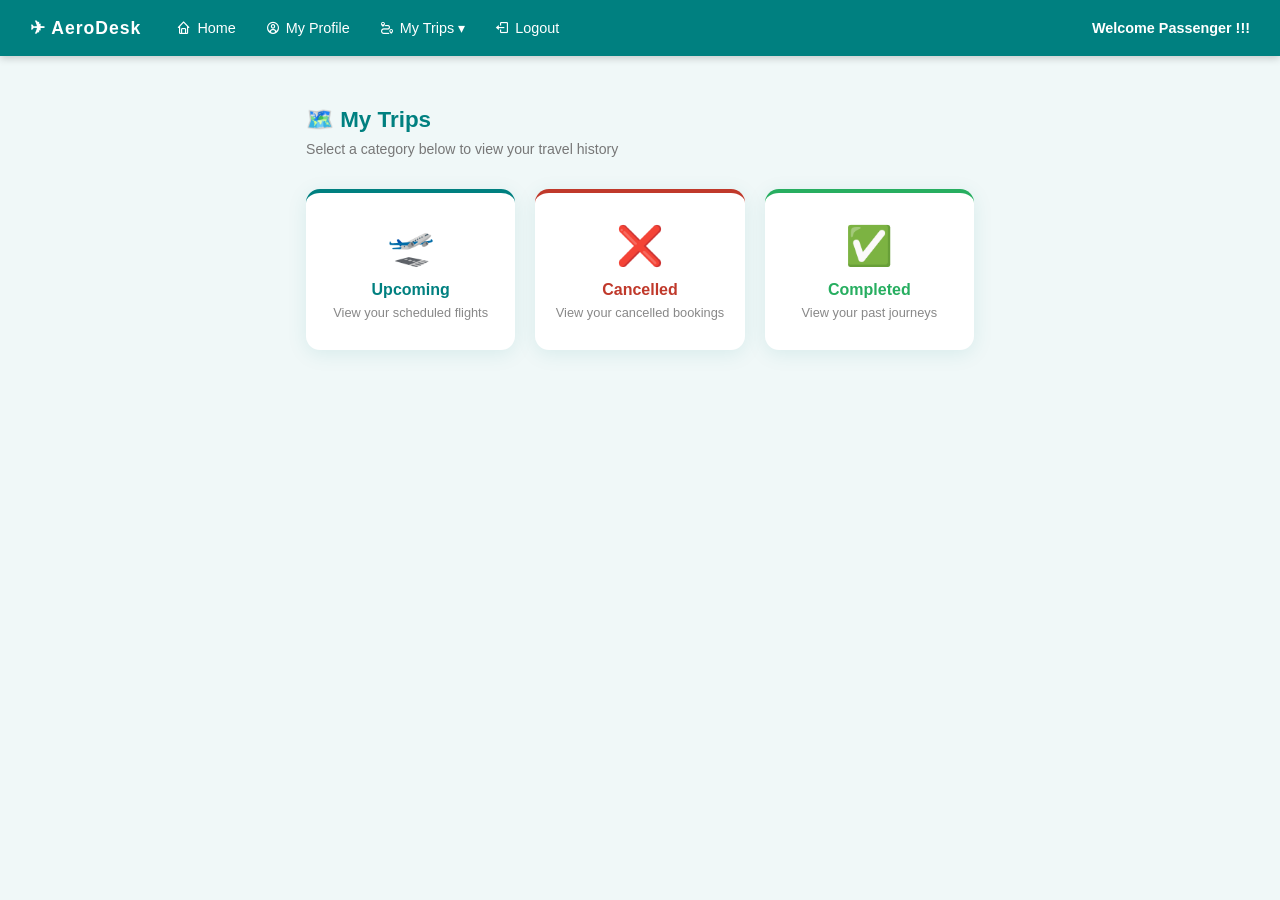
<file: trips.html>
<!DOCTYPE html>
<html lang="en">
<head>
  <meta charset="UTF-8"/>
  <meta name="viewport" content="width=device-width, initial-scale=1.0"/>
  <title>AeroDesk – My Trips</title>
  <link href="https://unpkg.com/boxicons@2.1.4/css/boxicons.min.css" rel="stylesheet"/>
  <style>
    * { margin:0; padding:0; box-sizing:border-box; }
    body { font-family: Arial, sans-serif; background: #f0f8f8; min-height: 100vh; }

    nav {
      background: teal; color: white;
      display: flex; align-items: center; justify-content: space-between;
      padding: 0 30px; height: 56px;
      box-shadow: 0 2px 8px rgba(0,0,0,0.2);
      position: sticky; top: 0; z-index: 100;
    }
    .nav-left { display: flex; align-items: center; gap: 6px; }
    .brand { font-size: 1.1rem; font-weight: bold; letter-spacing: 1px; margin-right: 16px; }
    .nav-links { display: flex; gap: 2px; list-style: none; }
    .nav-links a {
      color: white; text-decoration: none; padding: 8px 14px;
      border-radius: 6px; font-size: 0.9rem; font-weight: 500;
      transition: background 0.2s; display: flex; align-items: center; gap: 6px;
    }
    .nav-links a:hover { background: rgba(255,255,255,0.18); }
    .dropdown { position: relative; }
    .dropdown-menu {
      display: none; position: absolute; top: 100%; left: 0;
      background: white; border-radius: 8px;
      box-shadow: 0 6px 20px rgba(0,0,0,0.15);
      min-width: 160px; z-index: 200; overflow: hidden;
    }
    .dropdown:hover .dropdown-menu { display: block; }
    .dropdown-menu a {
      color: teal !important; padding: 10px 16px; display: block;
      font-size: 0.88rem; transition: background 0.15s; border-radius: 0 !important;
    }
    .dropdown-menu a:hover { background: #e0f5f5 !important; }
    .welcome-text { font-size: 0.9rem; font-weight: 600; }

    /* Page content */
    .content {
      max-width: 700px;
      margin: 50px auto;
      padding: 0 16px;
    }

    .page-title {
      color: teal;
      font-size: 1.4rem;
      margin-bottom: 8px;
    }

    .page-sub {
      color: #777;
      font-size: 0.88rem;
      margin-bottom: 32px;
    }

    /* 3 Trip category cards */
    .trips-grid {
      display: grid;
      grid-template-columns: 1fr 1fr 1fr;
      gap: 20px;
    }

    .trip-card {
      background: white;
      border-radius: 14px;
      box-shadow: 0 4px 20px rgba(0,128,128,0.1);
      padding: 30px 20px;
      text-align: center;
      text-decoration: none;
      color: inherit;
      transition: transform 0.2s, box-shadow 0.2s;
      display: block;
    }

    .trip-card:hover {
      transform: translateY(-4px);
      box-shadow: 0 8px 28px rgba(0,128,128,0.18);
    }

    .trip-card .icon {
      font-size: 2.4rem;
      margin-bottom: 12px;
      display: block;
    }

    .trip-card h3 {
      font-size: 1rem;
      font-weight: bold;
      margin-bottom: 6px;
    }

    .trip-card p {
      font-size: 0.8rem;
      color: #888;
    }

    .card-upcoming  { border-top: 4px solid teal; }
    .card-cancelled { border-top: 4px solid #c0392b; }
    .card-completed { border-top: 4px solid #27ae60; }

    .card-upcoming  h3 { color: teal; }
    .card-cancelled h3 { color: #c0392b; }
    .card-completed h3 { color: #27ae60; }
  </style>
</head>
<body>

<nav>
  <div class="nav-left">
    <span class="brand">✈ AeroDesk</span>
    <ul class="nav-links">
      <li><a href="home.html"><i class='bx bx-home'></i> Home</a></li>
      <li><a href="profile.html"><i class='bx bx-user-circle'></i> My Profile</a></li>
      <li class="dropdown">
        <a href="trips.html"><i class='bx bx-trip'></i> My Trips ▾</a>
        <div class="dropdown-menu">
          <a href="upcoming.html">🛫 Upcoming</a>
          <a href="cancelled.html">❌ Cancelled</a>
          <a href="completed.html">✅ Completed</a>
        </div>
      </li>
      <li><a href="index.html" onclick="sessionStorage.clear()"><i class='bx bx-log-out'></i> Logout</a></li>
    </ul>
  </div>
  <span class="welcome-text" id="welcomeMsg"></span>
</nav>

<div class="content">
  <h2 class="page-title">🗺️ My Trips</h2>
  <p class="page-sub">Select a category below to view your travel history</p>

  <!-- 3 links as per US007 -->
  <div class="trips-grid">

    <a href="upcoming.html" class="trip-card card-upcoming">
      <span class="icon">🛫</span>
      <h3>Upcoming</h3>
      <p>View your scheduled flights</p>
    </a>

    <a href="cancelled.html" class="trip-card card-cancelled">
      <span class="icon">❌</span>
      <h3>Cancelled</h3>
      <p>View your cancelled bookings</p>
    </a>

    <a href="completed.html" class="trip-card card-completed">
      <span class="icon">✅</span>
      <h3>Completed</h3>
      <p>View your past journeys</p>
    </a>

  </div>
</div>

<script>
  const name = sessionStorage.getItem("passengerName") || "Passenger";
  document.getElementById("welcomeMsg").textContent = "Welcome " + name + " !!!";
</script>
</body>
</html>
</file>
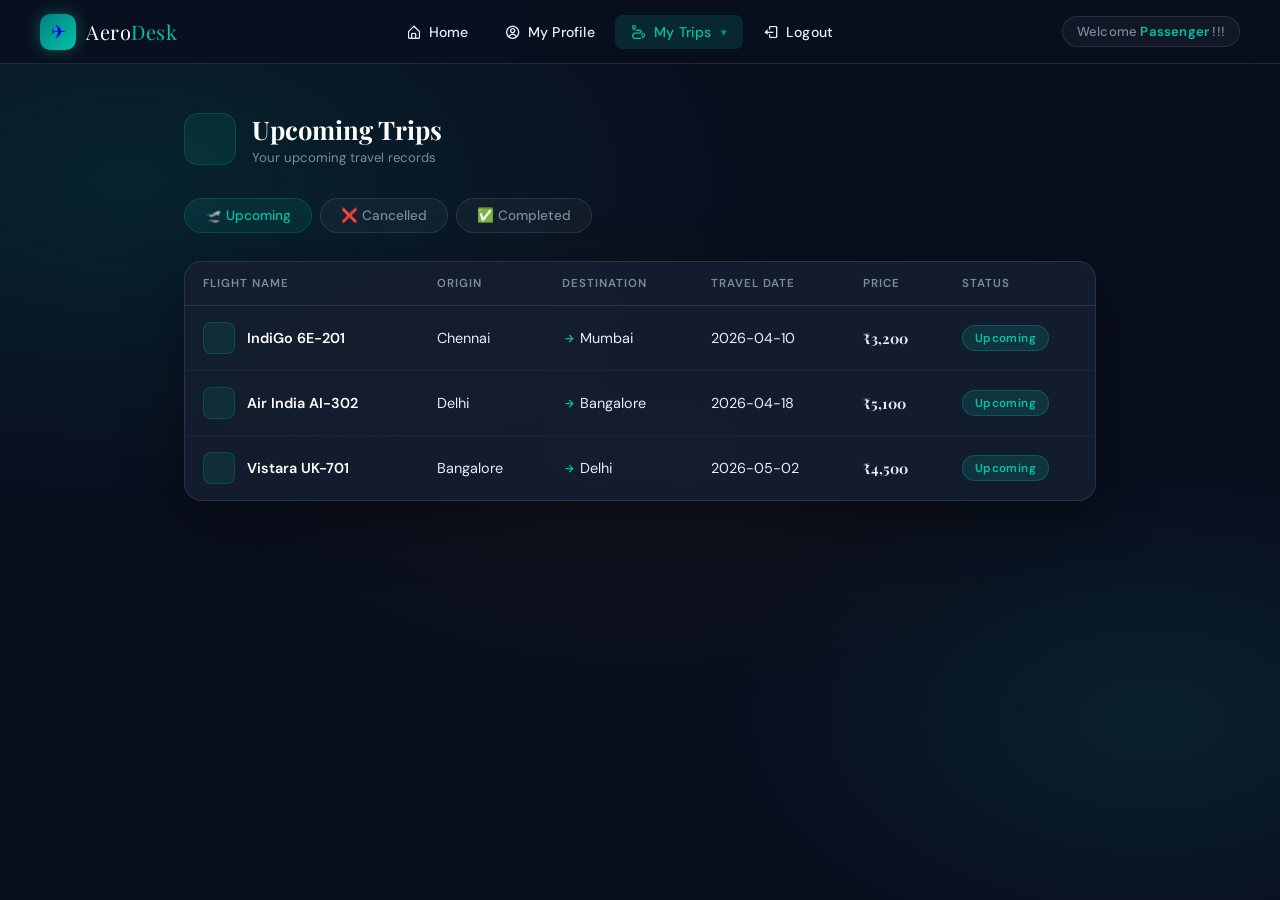
<file: upcoming.html>
<!DOCTYPE html>
<html lang="en">
<head>
  <meta charset="UTF-8"/>
  <meta name="viewport" content="width=device-width, initial-scale=1.0"/>
  <title>AeroDesk – Upcoming Trips</title>
  <link href="https://unpkg.com/boxicons@2.1.4/css/boxicons.min.css" rel="stylesheet"/>
  <link rel="stylesheet" href="shared.css"/>
  <style>
    .trips-wrap {
      max-width: 960px;
      margin: 0 auto;
      padding: 48px 24px 64px;
      position: relative; z-index:1;
    }

    .trips-header {
      display: flex;
      align-items: center;
      gap: 16px;
      margin-bottom: 32px;
    }

    .trips-icon {
      width: 52px; height: 52px;
      background: rgba(0,196,167,0.10);
      border: 1px solid rgba(0,196,167,0.2);
      border-radius: 14px;
      display: flex; align-items: center; justify-content: center;
      font-size: 1.5rem;
      color: #00c4a7;
    }

    .trips-header h2 {
      font-family: 'Playfair Display', serif;
      font-size: 1.6rem;
      color: var(--white);
      margin-bottom: 3px;
    }

    .trips-header p {
      font-size: 0.82rem;
      color: var(--muted);
    }

    /* Sub-nav for trip types */
    .trips-subnav {
      display: flex;
      gap: 8px;
      margin-bottom: 28px;
    }

    .trips-subnav a {
      text-decoration: none;
      padding: 8px 20px;
      border-radius: 30px;
      font-size: 0.85rem;
      font-weight: 500;
      color: var(--muted);
      border: 1px solid var(--glass-border);
      background: var(--glass-bg);
      transition: background 0.2s, color 0.2s, border-color 0.2s;
    }

    .trips-subnav a:hover {
      color: var(--white);
      border-color: rgba(255,255,255,0.2);
    }

    .trips-subnav a.active {
      background: rgba(0,196,167,0.10);
      color: #00c4a7;
      border-color: rgba(0,196,167,0.2);
    }

    .table-wrap {
      background: rgba(21,30,48,0.9);
      border: 1px solid var(--glass-border);
      border-radius: var(--radius-lg);
      overflow: hidden;
      backdrop-filter: blur(16px);
      box-shadow: 0 20px 60px rgba(0,0,0,0.35);
    }

    .airline-dot {
      width: 32px; height: 32px;
      background: rgba(0,196,167,0.10);
      border: 1px solid rgba(0,196,167,0.2);
      border-radius: 8px;
      display: flex; align-items: center; justify-content: center;
      color: #00c4a7;
      font-size: 0.9rem;
      flex-shrink: 0;
    }

    .fw { font-weight: 600; color: var(--white); }

    .price-cell {
      font-family: 'Playfair Display', serif;
      font-size: 1rem;
      color: #00c4a7;
      font-weight: 700;
    }
  </style>
</head>
<body>

<nav class="navbar">
  <a href="home.html" class="navbar-brand">
    <div class="brand-icon">✈</div>
    <span class="brand-name">Aero<span>Desk</span></span>
  </a>
  <ul class="nav-links">
    <li><a href="home.html"><i class='bx bx-home-alt'></i> Home</a></li>
    <li><a href="profile.html"><i class='bx bx-user-circle'></i> My Profile</a></li>
    <li class="dropdown">
      <a href="#" class="dropdown-toggle active"><i class='bx bx-trip'></i> My Trips</a>
      <div class="dropdown-menu">
        <a href="upcoming.html"><i class='bx bx-takeoff'></i> Upcoming</a>
        <a href="cancelled.html"><i class='bx bx-x-circle'></i> Cancelled</a>
        <a href="completed.html"><i class='bx bx-check-circle'></i> Completed</a>
      </div>
    </li>
    <li><a href="index.html" onclick="sessionStorage.clear()"><i class='bx bx-log-out'></i> Logout</a></li>
  </ul>
  <div class="nav-welcome" id="welcomeMsg">Welcome</div>
</nav>

<div class="trips-wrap">

  <div class="trips-header fade-up">
    <div class="trips-icon"><i class='bx bx-takeoff'></i></div>
    <div>
      <h2>Upcoming Trips</h2>
      <p>Your upcoming travel records</p>
    </div>
  </div>

  <!-- Sub-navigation for trips (US007: 3 links) -->
  <div class="trips-subnav fade-up fade-up-1">
    <a href="upcoming.html" class="active">🛫 Upcoming</a>
    <a href="cancelled.html" class="">❌ Cancelled</a>
    <a href="completed.html" class="">✅ Completed</a>
  </div>

  <!-- Table (US007: FlightName, Origin, Destination, TravelDate, Price) -->
  <div class="table-wrap fade-up fade-up-2">
    <table class="data-table">
      <thead>
        <tr>
          <th>Flight Name</th>
          <th>Origin</th>
          <th>Destination</th>
          <th>Travel Date</th>
          <th>Price</th>
          <th>Status</th>
        </tr>
      </thead>
      <tbody>
        <tr>
          <td>
            <div style="display:flex;align-items:center;gap:12px;">
              <div class="airline-dot"><i class='bx bx-plane-alt'></i></div>
              <span class="fw">IndiGo 6E-201</span>
            </div>
          </td>
          <td>Chennai</td>
          <td><i class='bx bx-right-arrow-alt' style="color:var(--teal-bright);vertical-align:middle;margin-right:4px;"></i>Mumbai</td>
          <td>2026-04-10</td>
          <td class="price-cell">₹3,200</td>
          <td><span class="badge badge-upcoming">Upcoming</span></td>
        </tr>
        <tr>
          <td>
            <div style="display:flex;align-items:center;gap:12px;">
              <div class="airline-dot"><i class='bx bx-plane-alt'></i></div>
              <span class="fw">Air India AI-302</span>
            </div>
          </td>
          <td>Delhi</td>
          <td><i class='bx bx-right-arrow-alt' style="color:var(--teal-bright);vertical-align:middle;margin-right:4px;"></i>Bangalore</td>
          <td>2026-04-18</td>
          <td class="price-cell">₹5,100</td>
          <td><span class="badge badge-upcoming">Upcoming</span></td>
        </tr>
        <tr>
          <td>
            <div style="display:flex;align-items:center;gap:12px;">
              <div class="airline-dot"><i class='bx bx-plane-alt'></i></div>
              <span class="fw">Vistara UK-701</span>
            </div>
          </td>
          <td>Bangalore</td>
          <td><i class='bx bx-right-arrow-alt' style="color:var(--teal-bright);vertical-align:middle;margin-right:4px;"></i>Delhi</td>
          <td>2026-05-02</td>
          <td class="price-cell">₹4,500</td>
          <td><span class="badge badge-upcoming">Upcoming</span></td>
        </tr>
      </tbody>
    </table>
  </div>

</div>

<script>
  const name = sessionStorage.getItem("passengerName") || "Passenger";
  document.getElementById("welcomeMsg").innerHTML = "Welcome <strong>" + name + "</strong> !!!";
</script>
</body>
</html>
</file>
<file: style.css>
/* ============================================================
   AeroDesk – style.css  (US002: External CSS for Login Page)
   Background: bg.png (AeroDesk travel image)
   ============================================================ */

@import url('https://fonts.googleapis.com/css2?family=Playfair+Display:wght@600;700;800&family=DM+Sans:wght@300;400;500;600&display=swap');

:root {
  --teal:         #008080;
  --teal-bright:  #00c4a7;
  --teal-glow:    rgba(0,196,167,0.18);
  --navy:         #0a0f1e;
  --white:        #ffffff;
  --off-white:    #e8f0fe;
  --muted:        rgba(255,255,255,0.55);
  --danger:       #ff5c6a;
  --glass-bg:     rgba(8, 20, 40, 0.55);
  --glass-border: rgba(255,255,255,0.18);
  --radius-lg:    22px;
  --radius-sm:    10px;
}

*, *::before, *::after { margin:0; padding:0; box-sizing:border-box; }

html, body {
  margin: 0;
  padding: 0;
  width: 100%;
  height: 100%;
  overflow: hidden;
}

/* US002: background-color teal (base), overridden by bg image */
body {
  background-color: teal;
  font-family: 'DM Sans', sans-serif;
  color: var(--white);
  min-height: 100vh;
}

/* ── BACKGROUND IMAGE (bg.png) ── */
.bg-image {
  position: fixed;
  top: 0; left: 0; right: 0; bottom: 0;
  margin: 0; padding: 0;
  background-image: url('AeroDesk.png');
  background-size: cover;
  background-position: center center;
  background-repeat: no-repeat;
  background-attachment: fixed;
  z-index: 0;
  animation: bgZoom 20s ease-in-out infinite alternate;
}

@keyframes bgZoom {
  from { transform: scale(1);    }
  to   { transform: scale(1.06); }
}

/* Gradient overlay — stronger at top so card is readable */
.bg-overlay {
  position: fixed;
  top: 0; left: 0; right: 0; bottom: 0;
  background:
    linear-gradient(
      to right,
      rgba(5, 15, 35, 0.72) 0%,
      rgba(5, 15, 35, 0.45) 45%,
      rgba(5, 15, 35, 0.10) 100%
    );
  z-index: 1;
}

/* ── FLOATING PLANES ── */
.particles {
  position: fixed;
  inset: 0;
  z-index: 2;
  pointer-events: none;
  overflow: hidden;
}

.p {
  position: absolute;
  font-size: 1.4rem;
  opacity: 0.18;
  color: var(--teal-bright);
  animation: floatPlane linear infinite;
  filter: drop-shadow(0 0 8px rgba(0,196,167,0.4));
}

.p1 { top: 15%; left: -60px; animation-duration: 18s; animation-delay: 0s;   font-size: 1.2rem; }
.p2 { top: 40%; left: -60px; animation-duration: 24s; animation-delay: 6s;   font-size: 1.6rem; opacity: 0.12; }
.p3 { top: 70%; left: -60px; animation-duration: 20s; animation-delay: 12s;  font-size: 1rem; }

@keyframes floatPlane {
  0%   { transform: translateX(0)       translateY(0)    rotate(-5deg); opacity: 0;    }
  10%  { opacity: 0.18; }
  90%  { opacity: 0.18; }
  100% { transform: translateX(110vw)   translateY(-60px) rotate(5deg); opacity: 0;    }
}

/* ── PAGE CENTER ── */
.page-center {
  position: relative;
  z-index: 10;
  min-height: 100vh;
  display: flex;
  align-items: center;
  justify-content: flex-start;  /* card on the LEFT side */
  padding: 32px 6vw;
}

/* ── FADE UP ANIMATION ── */
@keyframes fadeUp {
  from { opacity: 0; transform: translateY(32px); }
  to   { opacity: 1; transform: translateY(0); }
}

.fade-up { animation: fadeUp 0.7s cubic-bezier(0.22,1,0.36,1) both; }

/* ── US002: LOGIN CARD (div wrapper)
   width: 420px
   background: transparent
   border: 2px
   backdrop-filter: blur(30px)
   box-shadow, border-radius, padding: 40px
──────────────────────────────────── */
.login-box {
  width: 420px;                                 /* US002 */
  background: var(--glass-bg);                  /* US002: transparent-ish */
  border: 2px solid var(--glass-border);        /* US002 */
  backdrop-filter: blur(30px);                  /* US002 */
  -webkit-backdrop-filter: blur(30px);
  box-shadow:                                   /* US002 */
    0 32px 80px rgba(0,0,0,0.5),
    0 0 0 1px rgba(255,255,255,0.06) inset,
    0 0 60px rgba(0,196,167,0.08) inset;
  border-radius: var(--radius-lg);              /* US002 */
  padding: 40px;                                /* US002 */
  position: relative;
  overflow: hidden;
}

/* Subtle top edge glow */
.login-box::before {
  content: '';
  position: absolute;
  top: 0; left: 20%; right: 20%;
  height: 1px;
  background: linear-gradient(to right, transparent, var(--teal-bright), transparent);
  opacity: 0.6;
}

/* ── BRAND HEADER ── */
.brand-header {
  display: flex;
  align-items: center;
  gap: 14px;
  margin-bottom: 24px;
}

.brand-icon-wrap {
  width: 46px; height: 46px;
  background: linear-gradient(135deg, var(--teal), var(--teal-bright));
  border-radius: 12px;
  display: flex; align-items: center; justify-content: center;
  font-size: 1.3rem;
  box-shadow: 0 4px 20px rgba(0,196,167,0.45);
  flex-shrink: 0;
}

.brand-name {
  font-family: 'Playfair Display', serif;
  font-size: 1.5rem;
  font-weight: 700;
  color: var(--white);
  line-height: 1.1;
}

.brand-name span { color: var(--teal-bright); }

.brand-tagline {
  font-size: 0.7rem;
  color: var(--muted);
  text-transform: uppercase;
  letter-spacing: 1.5px;
  margin-top: 2px;
}

/* Separator line */
.form-sep {
  height: 1px;
  background: linear-gradient(to right, transparent, var(--glass-border), transparent);
  margin-bottom: 24px;
}

.welcome-heading {
  font-family: 'Playfair Display', serif;
  font-size: 1.55rem;
  font-weight: 700;
  color: var(--white);
  margin-bottom: 4px;
}

.welcome-sub {
  font-size: 0.84rem;
  color: var(--muted);
  margin-bottom: 22px;
}

/* ── ERROR BANNER (US003: div above UserID) ── */
.error-banner {
  background: rgba(255,80,80,0.15);
  border: 1px solid rgba(255,100,100,0.35);
  border-radius: var(--radius-sm);
  color: #ffaaaa;
  font-size: 0.83rem;
  font-weight: 500;
  text-align: center;
  max-height: 0;
  overflow: hidden;
  transition: max-height 0.3s ease, padding 0.3s ease, margin 0.3s ease;
}

.error-banner.show {
  max-height: 50px;
  padding: 10px 14px;
  margin-bottom: 16px;
}

@keyframes shake {
  0%,100% { transform: translateX(0); }
  20%,60%  { transform: translateX(-6px); }
  40%,80%  { transform: translateX(6px); }
}

.error-banner.shake { animation: shake 0.4s ease; }

/* ── FIELD GROUPS ── */
.field-group {
  display: flex;
  flex-direction: column;
  gap: 7px;
  margin-bottom: 18px;
}

.field-group label {
  font-size: 0.73rem;
  font-weight: 600;
  color: rgba(255,255,255,0.65);
  text-transform: uppercase;
  letter-spacing: 0.9px;
}

/* US002: Input box attributes with icons */
.input-icon-wrap { position: relative; }

.input-icon-wrap input {
  width: 100%;
  height: 50px;
  background: rgba(255,255,255,0.08);
  border: 1px solid rgba(255,255,255,0.15);
  border-radius: var(--radius-sm);
  padding: 0 46px 0 16px;
  font-family: 'DM Sans', sans-serif;
  font-size: 0.93rem;
  color: var(--white);
  outline: none;
  transition: border-color 0.25s, background 0.25s, box-shadow 0.25s;
}

.input-icon-wrap input::placeholder { color: rgba(255,255,255,0.35); }

.input-icon-wrap input:focus {
  border-color: var(--teal-bright);
  background: rgba(0,196,167,0.08);
  box-shadow: 0 0 0 3px rgba(0,196,167,0.14);
}

/* US002: bxs-user for UserID, bxs-lock for Password */
.input-icon-wrap i {
  position: absolute;
  right: 14px;
  top: 50%;
  transform: translateY(-50%);
  font-size: 1.15rem;
  color: rgba(255,255,255,0.35);
  pointer-events: none;
  transition: color 0.25s;
}

.input-icon-wrap input:focus + i {
  color: var(--teal-bright);
}

/* ── US002: Login Button
   on hover → background = black
   border-radius = 70px
──────────────────────────── */
.btn-login {
  width: 100%;
  height: 50px;
  margin-top: 8px;
  background: linear-gradient(135deg, var(--teal), var(--teal-bright));
  color: white;
  font-family: 'DM Sans', sans-serif;
  font-size: 0.97rem;
  font-weight: 700;
  border: none;
  border-radius: 70px;          /* US002 */
  cursor: pointer;
  letter-spacing: 0.6px;
  display: flex;
  align-items: center;
  justify-content: center;
  gap: 8px;
  transition: background 0.3s ease, box-shadow 0.3s ease, transform 0.2s ease;
  box-shadow: 0 6px 24px rgba(0,196,167,0.35);
}

/* US002: hover → background = black */
.btn-login:hover {
  background: black;
  box-shadow: 0 10px 32px rgba(0,0,0,0.55);
  transform: translateY(-2px);
}

.btn-login:active { transform: translateY(0); }

/* ── FOOTER ── */
.form-footer {
  text-align: center;
  margin-top: 22px;
  font-size: 0.84rem;
  color: var(--muted);
}

.form-footer a {
  color: var(--teal-bright);
  font-weight: 600;
  text-decoration: none;
  transition: opacity 0.2s;
}

.form-footer a:hover { opacity: 0.75; }

.demo-hint {
  text-align: center;
  margin-top: 14px;
  font-size: 0.72rem;
  color: rgba(255,255,255,0.22);
}

.demo-hint code {
  font-family: 'Courier New', monospace;
  background: rgba(255,255,255,0.08);
  padding: 2px 7px;
  border-radius: 4px;
  color: rgba(255,255,255,0.38);
}

/* ── RESPONSIVE ── */
@media (max-width: 500px) {
  .page-center { justify-content: center; padding: 24px 16px; }
  .login-box   { width: 100%; padding: 32px 24px; }
}
</file>
<file: shared.css>
/* ============================================================
   AeroDesk – Shared Design System
   Fonts: Playfair Display (display) + DM Sans (body)
   Palette: Deep navy, electric teal, warm gold
   ============================================================ */

@import url('https://fonts.googleapis.com/css2?family=Playfair+Display:wght@600;700&family=DM+Sans:wght@300;400;500;600&display=swap');

:root {
  --navy:        #0a0f1e;
  --navy-mid:    #111827;
  --navy-card:   #151e30;
  --teal:        #008080;
  --teal-bright: #00c4a7;
  --teal-glow:   rgba(0,196,167,0.15);
  --gold:        #f0b429;
  --gold-soft:   rgba(240,180,41,0.12);
  --white:       #ffffff;
  --off-white:   #e8eef7;
  --muted:       #7a8ba0;
  --danger:      #ff5c6a;
  --success:     #22c97a;
  --glass-bg:    rgba(255,255,255,0.04);
  --glass-border:rgba(255,255,255,0.10);
  --shadow-card: 0 24px 64px rgba(0,0,0,0.45);
  --radius-lg:   18px;
  --radius-md:   12px;
  --radius-sm:   8px;
}

*, *::before, *::after { margin:0; padding:0; box-sizing:border-box; }

body {
  font-family: 'DM Sans', sans-serif;
  background: var(--navy);
  color: var(--white);
  min-height: 100vh;
  overflow-x: hidden;
}

/* Animated mesh background */
body::before {
  content: '';
  position: fixed;
  inset: 0;
  background:
    radial-gradient(ellipse 80% 60% at 10% 20%, rgba(0,128,128,0.18) 0%, transparent 60%),
    radial-gradient(ellipse 60% 50% at 90% 80%, rgba(0,196,167,0.10) 0%, transparent 55%),
    radial-gradient(ellipse 50% 40% at 50% 50%, rgba(240,180,41,0.04) 0%, transparent 70%);
  pointer-events: none;
  z-index: 0;
}

/* ── NAVBAR ── */
.navbar {
  position: sticky;
  top: 0;
  z-index: 999;
  height: 64px;
  display: flex;
  align-items: center;
  justify-content: space-between;
  padding: 0 40px;
  background: rgba(10,15,30,0.85);
  backdrop-filter: blur(20px);
  -webkit-backdrop-filter: blur(20px);
  border-bottom: 1px solid var(--glass-border);
}

.navbar-brand {
  display: flex;
  align-items: center;
  gap: 10px;
  text-decoration: none;
}

.brand-icon {
  width: 36px; height: 36px;
  background: linear-gradient(135deg, var(--teal), var(--teal-bright));
  border-radius: 10px;
  display: flex; align-items: center; justify-content: center;
  font-size: 1.1rem;
  box-shadow: 0 0 16px rgba(0,196,167,0.4);
}

.brand-name {
  font-family: 'Playfair Display', serif;
  font-size: 1.25rem;
  color: var(--white);
  letter-spacing: 0.5px;
}

.brand-name span { color: var(--teal-bright); }

.nav-links {
  display: flex;
  align-items: center;
  gap: 4px;
  list-style: none;
}

.nav-links a {
  color: var(--off-white);
  text-decoration: none;
  padding: 8px 16px;
  border-radius: var(--radius-sm);
  font-size: 0.88rem;
  font-weight: 500;
  display: flex;
  align-items: center;
  gap: 7px;
  transition: background 0.2s, color 0.2s;
  letter-spacing: 0.2px;
}

.nav-links a:hover,
.nav-links a.active {
  background: var(--teal-glow);
  color: var(--teal-bright);
}

.nav-links i { font-size: 1rem; }

/* Dropdown */
.dropdown { position: relative; }

.dropdown-toggle::after {
  content: '▾';
  font-size: 0.7rem;
  margin-left: 2px;
  opacity: 0.7;
}

.dropdown-menu {
  display: none;
  position: absolute;
  top: calc(100% + 8px);
  left: 0;
  background: var(--navy-card);
  border: 1px solid var(--glass-border);
  border-radius: var(--radius-md);
  min-width: 180px;
  overflow: hidden;
  box-shadow: 0 16px 40px rgba(0,0,0,0.5);
  z-index: 200;
  animation: dropIn 0.15s ease;
}

@keyframes dropIn {
  from { opacity:0; transform:translateY(-6px); }
  to   { opacity:1; transform:translateY(0); }
}

.dropdown:hover .dropdown-menu { display: block; }

.dropdown-menu a {
  color: var(--off-white) !important;
  padding: 11px 18px;
  display: flex;
  align-items: center;
  gap: 9px;
  font-size: 0.87rem;
  border-radius: 0 !important;
  border-bottom: 1px solid var(--glass-border);
  transition: background 0.15s, color 0.15s;
}

.dropdown-menu a:last-child { border-bottom: none; }

.dropdown-menu a:hover {
  background: var(--teal-glow) !important;
  color: var(--teal-bright) !important;
}

/* Welcome badge */
.nav-welcome {
  font-size: 0.82rem;
  font-weight: 500;
  color: var(--muted);
  white-space: nowrap;
  padding: 6px 14px;
  border: 1px solid var(--glass-border);
  border-radius: 30px;
  background: var(--glass-bg);
  letter-spacing: 0.2px;
}

.nav-welcome strong { color: var(--teal-bright); font-weight: 600; }

/* ── GLASS CARD ── */
.glass-card {
  background: var(--glass-bg);
  border: 1px solid var(--glass-border);
  border-radius: var(--radius-lg);
  backdrop-filter: blur(16px);
  -webkit-backdrop-filter: blur(16px);
  box-shadow: var(--shadow-card);
  position: relative;
  z-index: 1;
}

/* ── BUTTON STYLES ── */
.btn-primary {
  display: inline-flex;
  align-items: center;
  justify-content: center;
  gap: 8px;
  width: 100%;
  height: 50px;
  background: linear-gradient(135deg, var(--teal), var(--teal-bright));
  color: var(--white);
  font-family: 'DM Sans', sans-serif;
  font-size: 0.95rem;
  font-weight: 600;
  border: none;
  border-radius: var(--radius-sm);
  cursor: pointer;
  letter-spacing: 0.5px;
  transition: transform 0.2s, box-shadow 0.2s, filter 0.2s;
  box-shadow: 0 6px 24px rgba(0,196,167,0.3);
}

.btn-primary:hover {
  transform: translateY(-2px);
  box-shadow: 0 10px 32px rgba(0,196,167,0.45);
  filter: brightness(1.08);
}

.btn-secondary {
  display: inline-flex;
  align-items: center;
  justify-content: center;
  gap: 8px;
  height: 50px;
  padding: 0 24px;
  background: transparent;
  color: var(--muted);
  font-family: 'DM Sans', sans-serif;
  font-size: 0.92rem;
  font-weight: 500;
  border: 1px solid var(--glass-border);
  border-radius: var(--radius-sm);
  cursor: pointer;
  transition: background 0.2s, color 0.2s, border-color 0.2s;
}

.btn-secondary:hover {
  background: var(--glass-bg);
  color: var(--white);
  border-color: rgba(255,255,255,0.2);
}

/* ── FORM INPUTS ── */
.field-group { display: flex; flex-direction: column; gap: 6px; }

.field-group label {
  font-size: 0.75rem;
  font-weight: 600;
  color: var(--muted);
  text-transform: uppercase;
  letter-spacing: 0.8px;
}

.field-group input,
.field-group select,
.field-group textarea {
  width: 100%;
  background: rgba(255,255,255,0.05);
  border: 1px solid var(--glass-border);
  border-radius: var(--radius-sm);
  padding: 12px 14px;
  color: var(--white);
  font-family: 'DM Sans', sans-serif;
  font-size: 0.92rem;
  outline: none;
  transition: border-color 0.2s, background 0.2s;
  -webkit-appearance: none;
}

.field-group input::placeholder,
.field-group textarea::placeholder { color: var(--muted); }

.field-group input:focus,
.field-group select:focus,
.field-group textarea:focus {
  border-color: var(--teal-bright);
  background: rgba(0,196,167,0.05);
}

.field-group select option { background: var(--navy-mid); color: var(--white); }

.field-group textarea { resize: vertical; min-height: 80px; line-height: 1.5; }

/* Input with icon */
.input-icon-wrap { position: relative; }

.input-icon-wrap input {
  padding-right: 44px;
}

.input-icon-wrap i {
  position: absolute;
  right: 14px;
  top: 50%;
  transform: translateY(-50%);
  color: var(--muted);
  font-size: 1.1rem;
  pointer-events: none;
  transition: color 0.2s;
}

.input-icon-wrap input:focus + i { color: var(--teal-bright); }

/* ── ERROR / SUCCESS ── */
.error-banner {
  background: rgba(255,92,106,0.12);
  border: 1px solid rgba(255,92,106,0.3);
  border-radius: var(--radius-sm);
  color: #ff8f99;
  font-size: 0.84rem;
  padding: 10px 14px;
  text-align: center;
  max-height: 0;
  overflow: hidden;
  transition: max-height 0.3s, padding 0.3s, margin 0.3s;
  font-weight: 500;
}
.error-banner.show { max-height: 60px; padding: 10px 14px; margin-bottom: 16px; }

.field-error {
  color: var(--danger);
  font-size: 0.76rem;
  min-height: 14px;
  font-weight: 500;
}

/* ── PAGE WRAPPER ── */
.page-center {
  min-height: 100vh;
  display: flex;
  align-items: center;
  justify-content: center;
  padding: 40px 20px;
  position: relative;
  z-index: 1;
}

.page-content {
  max-width: 960px;
  margin: 0 auto;
  padding: 40px 24px;
  position: relative;
  z-index: 1;
}

/* ── SECTION TITLE ── */
.section-title {
  font-family: 'Playfair Display', serif;
  font-size: 1.6rem;
  color: var(--white);
  margin-bottom: 6px;
}

.section-sub {
  font-size: 0.88rem;
  color: var(--muted);
  margin-bottom: 28px;
}

/* ── TABLE ── */
.data-table {
  width: 100%;
  border-collapse: collapse;
}

.data-table thead th {
  padding: 14px 18px;
  font-size: 0.72rem;
  font-weight: 600;
  text-transform: uppercase;
  letter-spacing: 1px;
  color: var(--muted);
  border-bottom: 1px solid var(--glass-border);
  text-align: left;
}

.data-table tbody td {
  padding: 16px 18px;
  font-size: 0.9rem;
  color: var(--off-white);
  border-bottom: 1px solid rgba(255,255,255,0.04);
}

.data-table tbody tr:last-child td { border-bottom: none; }

.data-table tbody tr {
  transition: background 0.15s;
}

.data-table tbody tr:hover td {
  background: var(--teal-glow);
}

/* Status badges */
.badge {
  display: inline-block;
  padding: 4px 12px;
  border-radius: 20px;
  font-size: 0.73rem;
  font-weight: 600;
  letter-spacing: 0.4px;
}
.badge-upcoming  { background: rgba(0,196,167,0.15); color: var(--teal-bright); border: 1px solid rgba(0,196,167,0.25); }
.badge-cancelled { background: rgba(255,92,106,0.12); color: #ff8f99; border: 1px solid rgba(255,92,106,0.25); }
.badge-completed { background: rgba(34,201,122,0.12); color: #22c97a; border: 1px solid rgba(34,201,122,0.25); }

/* ── FADE IN ANIMATION ── */
@keyframes fadeUp {
  from { opacity:0; transform:translateY(24px); }
  to   { opacity:1; transform:translateY(0); }
}

.fade-up {
  animation: fadeUp 0.55s cubic-bezier(0.22,1,0.36,1) both;
}

.fade-up-1 { animation-delay: 0.05s; }
.fade-up-2 { animation-delay: 0.12s; }
.fade-up-3 { animation-delay: 0.20s; }
.fade-up-4 { animation-delay: 0.28s; }
</file>
